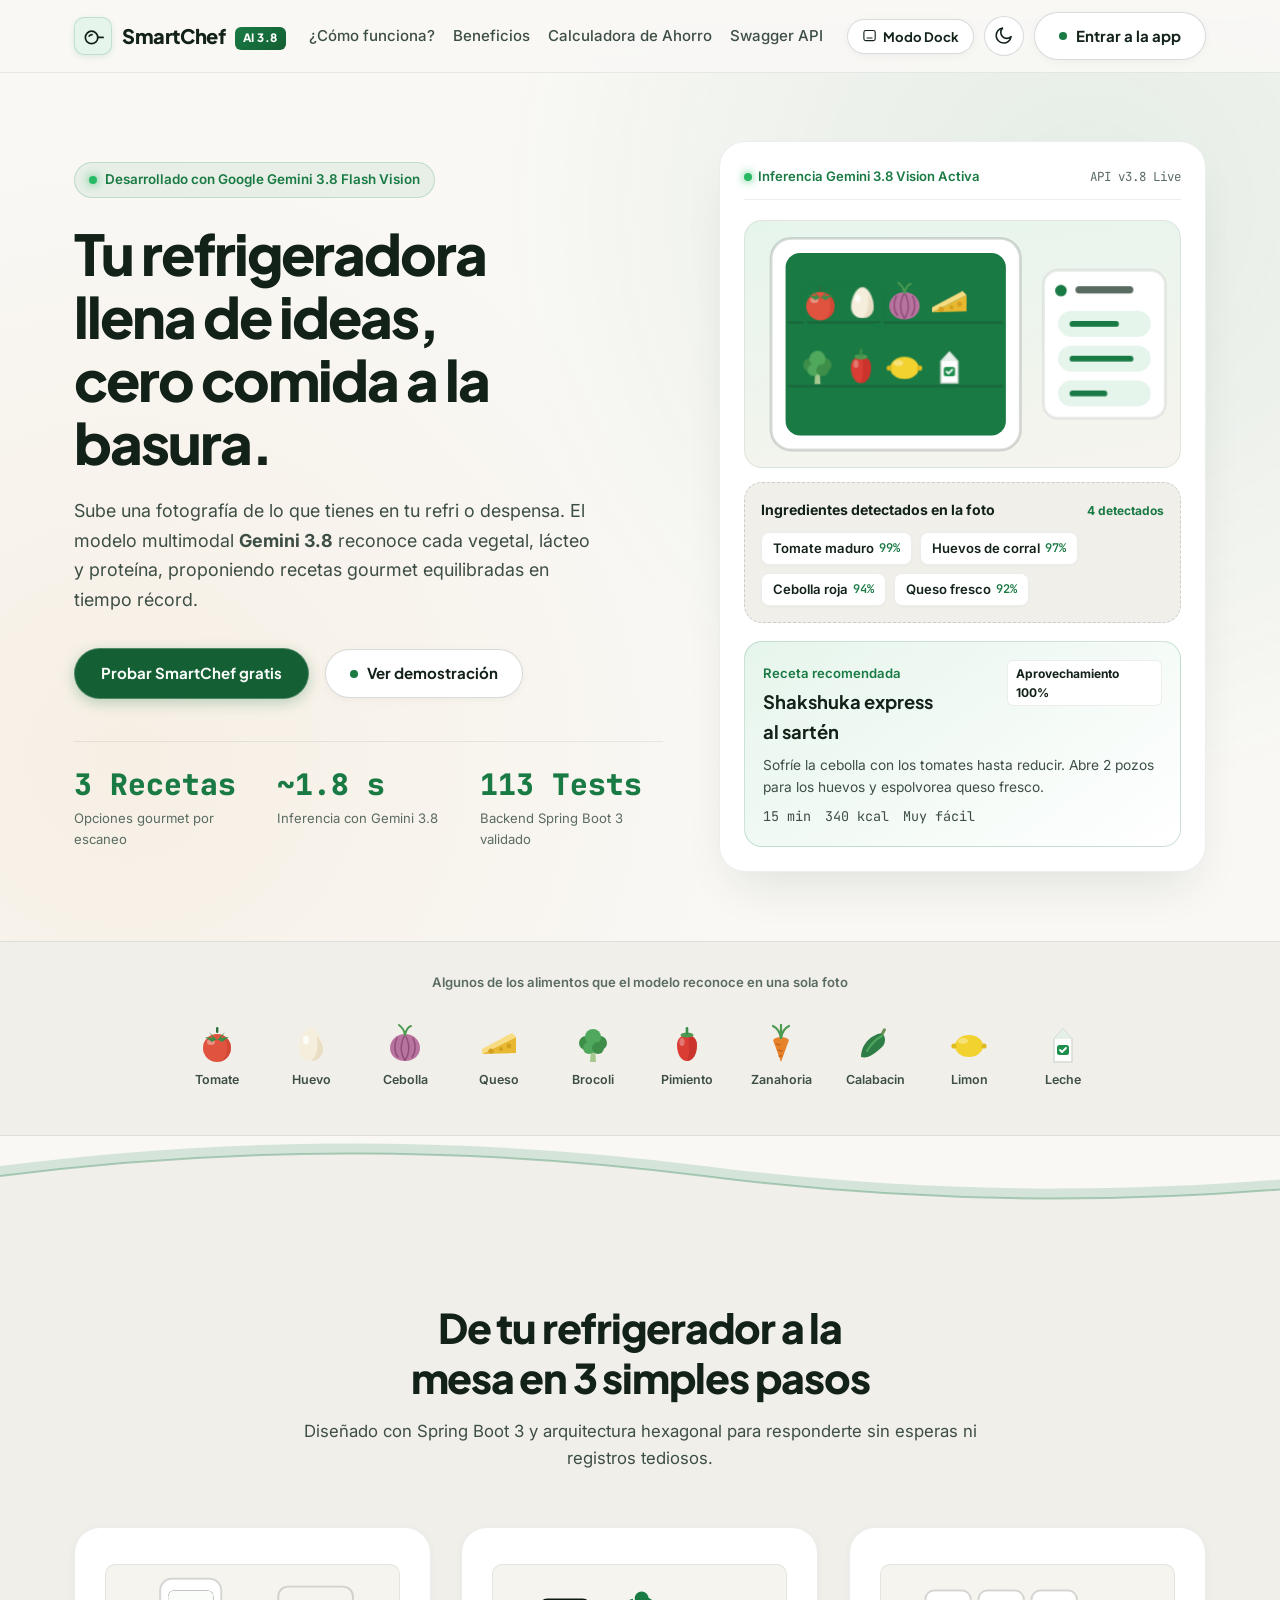
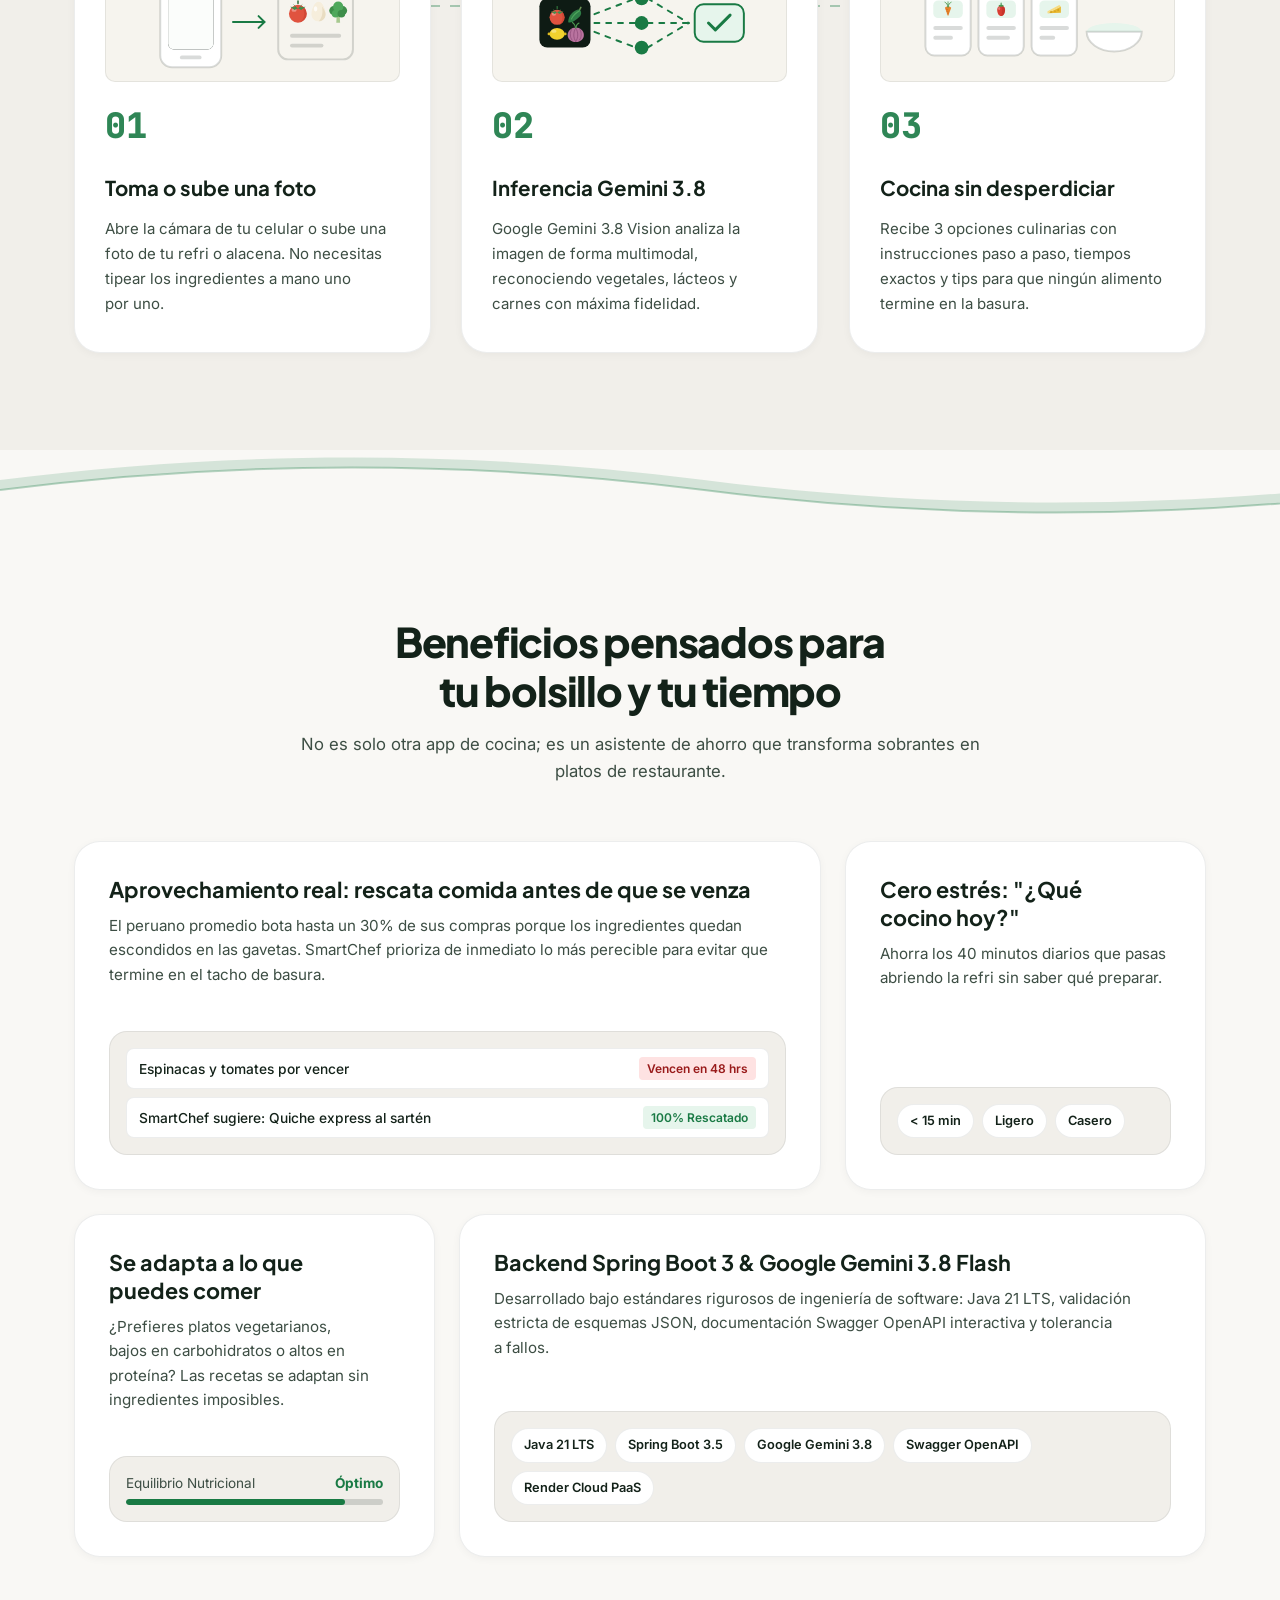
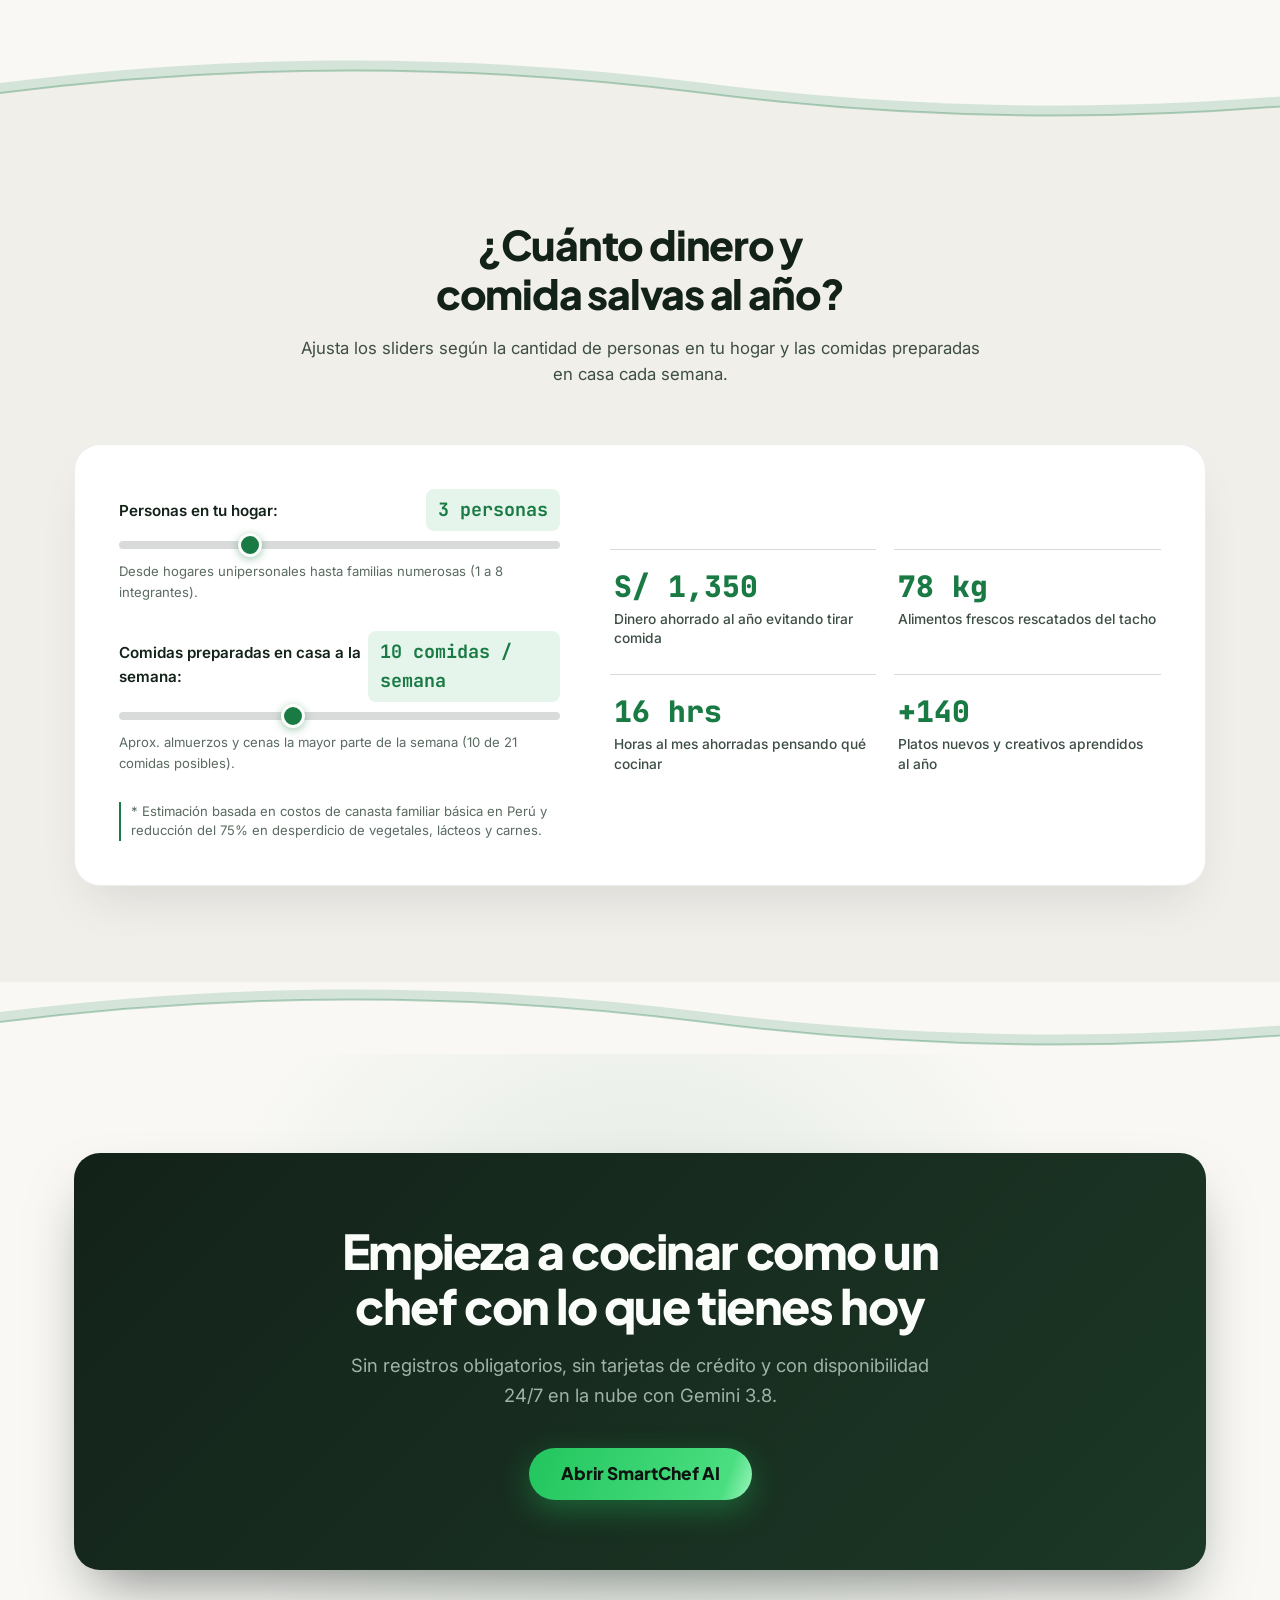
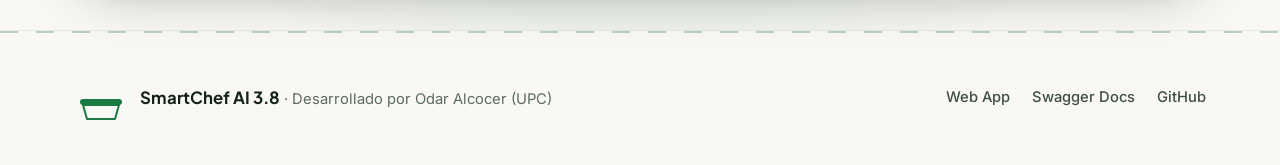
<file: src/main/resources/static/index.html>
<!DOCTYPE html>
<html lang="es-PE" data-theme="light">
<head>
  <meta charset="UTF-8" />
  <meta name="viewport" content="width=device-width, initial-scale=1.0" />
  <meta name="description" content="SmartChef AI, tu chef de aprovechamiento con Google Gemini 3.8: transforma los ingredientes de tu refrigeradora en recetas gourmet al instante." />
  <title>SmartChef AI: recetas con lo que hay en tu refri, con Google Gemini</title>
  
  <!-- Tipografías de alta gama (Inter, Plus Jakarta Sans, JetBrains Mono) -->
  <link rel="preconnect" href="https://fonts.googleapis.com" />
  <link rel="preconnect" href="https://fonts.gstatic.com" crossorigin />
  <link href="https://fonts.googleapis.com/css2?family=Inter:wght@400;500;600;700&family=JetBrains+Mono:wght@500;600;700&family=Plus+Jakarta+Sans:wght@600;700;800&display=swap" rel="stylesheet" />
  <link rel="icon" href="data:image/svg+xml,<svg xmlns='http://www.w3.org/2000/svg' viewBox='0 0 24 24' fill='none' stroke='%231E8E4D' stroke-width='2.2' stroke-linecap='round'><circle cx='10' cy='13' r='6.5'/><path d='M16.5 13H22'/></svg>">

  <style>
    /* Hallmark · checked: 2026-11-24 · genre: atmospheric (inferred: AI tool)
     * floor: 0 FAIL · reflex: 0 · fixed: 4 6a 7a 10a 19 26a 30a 34 48 54 62 63 64 67 2b 38iii · structural: printed (8 9 29 44c 58 79 81 84)
     * dismissed 41 · dark surfaces read --ink from the theme block, which already swaps to light ink in [data-theme="dark"]
     * dismissed 40 · the CTA banner text is light ink on the dark --cta gradient; the sampler reads the animated border beam, checked by eye at 1440
     * dropped heading "Shakshuka express al sartén" · F21: a sample recipe inside the hero mock sat as an h4 under the h1; kept as text
     * built: the project · redesign: polish · v2.0.0 */
    /* ==========================================================================
       SmartChef AI — Magic UI & EcoCommute Design System
       Google Gemini 3.8 Flash Vision Edition
       ========================================================================== */

    :root, html[data-theme="light"] {
      color-scheme: light;
      --bg: #F9F8F5;
      --bg-alt: #F1EFEA;
      --card: #FFFFFF;
      --card-subtle: #F6F4EE;
      --dark-surface: #0E1B14;

      --ink: #132219;
      --ink-secondary: #3D4E44;
      --ink-muted: #5A6B61;

      --accent: #197A44;
      --accent-hover: #145F33;
      --accent-soft: #E6F5EC;
      --accent-bright: #28B965;

      --amber: #D97706;
      --amber-soft: #FEF3C7;
      --amber-hover: #B45309;

      --border: rgba(19, 34, 25, 0.08);
      --border-strong: rgba(19, 34, 25, 0.16);

      --shadow-sm: 0 2px 8px rgba(19, 34, 25, 0.04);
      --shadow-md: 0 16px 36px -12px rgba(19, 34, 25, 0.08);
      --shadow-lg: 0 24px 50px -16px rgba(19, 34, 25, 0.12);

      --topbar-bg: rgba(249, 248, 245, 0.90);
      --dock-bg: rgba(255, 255, 255, 0.88);
      --dock-border: rgba(19, 34, 25, 0.12);
      --badge-bg: rgba(30, 142, 77, 0.08);
      --badge-border: rgba(30, 142, 77, 0.2);
      --beam-color: rgba(30, 142, 77, 0.7);

      /* Hallmark polish: todo color pasa por un token */
      --on-accent: #FBFDFB;
      --on-dark-muted: #A0B3A7;
      --shadow-ink: #0A140E;
      --danger: #991B1B;
      --danger-soft: #FEE2E2;
      --cta-1: #132219;
      --cta-2: #1C3826;
      --cta-btn-1: #22C55E;
      --cta-btn-2: #4ADE80;
      --cta-btn-3: #86EFAC;
      --on-cta-btn: #0C140F;
      --focus: #145F33;
    }

    html[data-theme="dark"] {
      color-scheme: dark;
      --bg: #0C140F;
      --bg-alt: #111B15;
      --card: #15221B;
      --card-subtle: #192921;
      --dark-surface: #1E3228;

      --ink: #F2F5F3;
      --ink-secondary: #A0B0A7;
      --ink-muted: #6C7D73;

      --accent: #28B965;
      --accent-hover: #187541;
      --accent-soft: rgba(40, 185, 101, 0.15);
      --accent-bright: #4ADE80;

      --amber: #F59E0B;
      --amber-soft: rgba(245, 158, 11, 0.15);
      --amber-hover: #D97706;

      --border: rgba(255, 255, 255, 0.08);
      --border-strong: rgba(255, 255, 255, 0.16);

      --shadow-sm: 0 2px 8px rgba(0, 0, 0, 0.3);
      --shadow-md: 0 18px 40px -12px rgba(0, 0, 0, 0.5);
      --shadow-lg: 0 28px 60px -16px rgba(0, 0, 0, 0.65);

      --topbar-bg: rgba(12, 20, 15, 0.90);
      --dock-bg: rgba(21, 34, 27, 0.88);
      --dock-border: rgba(255, 255, 255, 0.12);
      --badge-bg: rgba(40, 185, 101, 0.12);
      --badge-border: rgba(40, 185, 101, 0.25);
      --beam-color: rgba(74, 222, 128, 0.8);

      --on-accent: #FBFDFB;
      --on-dark-muted: #A0B3A7;
      --shadow-ink: #000A05;
      --danger: #FCA5A5;
      --danger-soft: rgba(239, 68, 68, 0.16);
      --cta-1: #132219;
      --cta-2: #1C3826;
      --cta-btn-1: #22C55E;
      --cta-btn-2: #4ADE80;
      --cta-btn-3: #86EFAC;
      --on-cta-btn: #0C140F;
      --focus: #4ADE80;
    }

    :root {
      --sans: "Inter", -apple-system, BlinkMacSystemFont, sans-serif;
      --display: "Plus Jakarta Sans", "Inter", sans-serif;
      --mono: "JetBrains Mono", monospace;

      --radius-sm: 10px;
      --radius-md: 18px;
      --radius-lg: 26px;
      --radius-pill: 999px;

      /* ======================================================================
         Sistema de movimiento compartido con la aplicacion (styles.css).
         Una sola curva y tres duraciones en todo el producto: el landing y la
         app deben sentirse como la misma pieza de software.
         ====================================================================== */

      /* Unica curva de salida. No se usa ninguna otra. */
      --motion-ease: cubic-bezier(0.2, 0, 0, 1);

      /* Respuesta inmediata: hover, press, color. Nunca por encima de 150ms. */
      --motion-fast: 150ms;
      /* Entradas y cambios de estado poco frecuentes. */
      --motion-enter: 300ms;
      /* Las salidas son mas cortas que las entradas. */
      --motion-exit: 150ms;

      /* Desplazamiento y desenfoque de toda entrada escalonada. */
      --motion-shift: 12px;
      --motion-blur: 4px;
      /* Separacion entre elementos de una secuencia. */
      --motion-stagger: 100ms;

      /* Escala de pulsado. */
      --motion-press: 0.96;
    }

    *, *::before, *::after {
      box-sizing: border-box;
      margin: 0;
      padding: 0;
    }

    html {
      font-size: 16px;
      overflow-x: clip;
    }

    body {
      font-family: var(--sans);
      background-color: var(--bg);
      color: var(--ink);
      line-height: 1.6;
      -webkit-font-smoothing: antialiased;
      overflow-x: clip;
      /* Sin transition lenta en body para que el view transition de tema sea instantáneo a 60fps */
    }

    /* ==================== ANIMATED THEME TOGGLER (VIEW TRANSITION NATIVO A 60FPS) ==================== */
    ::view-transition-old(root),
    ::view-transition-new(root) {
      animation: none;
      mix-blend-mode: normal;
    }
    ::view-transition-old(root) {
      z-index: 1;
    }
    ::view-transition-new(root) {
      z-index: 9999;
      animation: var(--motion-enter) var(--motion-ease) theme-circular-wipe forwards;
    }

    @keyframes theme-circular-wipe {
      from {
        clip-path: circle(0px at var(--reveal-x, 50%) var(--reveal-y, 50%));
      }
      to {
        clip-path: circle(var(--reveal-radius, 150vmax) at var(--reveal-x, 50%) var(--reveal-y, 50%));
      }
    }

    /* Scroll progress bar en el tope */
    .scroll-progress {
      position: fixed;
      top: 0;
      left: 0;
      height: 3px;
      background: linear-gradient(90deg, var(--accent) 0%, var(--amber) 100%);
      width: 100%;
      transform: scaleX(0);
      transform-origin: 0 50%;
      z-index: 9999;
      transition: transform 0.08s linear;
    }

    .container {
      width: 100%;
      max-width: 1180px;
      margin: 0 auto;
      padding: 0 24px;
    }

    /* ==================== MODO DE NAVEGACIÓN: TOPBAR vs DOCK ==================== */
    .topbar {
      position: fixed;
      top: 0;
      left: 0;
      right: 0;
      z-index: 1000;
      background: var(--topbar-bg);
      backdrop-filter: blur(14px);
      -webkit-backdrop-filter: blur(14px);
      border-bottom: 1px solid var(--border);
      transition: transform var(--motion-enter) var(--motion-ease), opacity var(--motion-enter) var(--motion-ease);
    }

    /* Cuando el modo Dock está activo: la barra se vuelve una cápsula flotante con el logo en el tope */
    body[data-nav-mode="dock"] .topbar {
      background: transparent;
      backdrop-filter: none;
      -webkit-backdrop-filter: none;
      border-bottom-color: transparent;
      pointer-events: none;
    }

    body[data-nav-mode="dock"] .topbar-inner {
      padding-top: 14px;
    }

    body[data-nav-mode="dock"] .brand {
      pointer-events: auto;
      background: var(--card);
      backdrop-filter: blur(14px);
      -webkit-backdrop-filter: blur(14px);
      border: 1px solid var(--border-strong);
      padding: 7px 18px;
      border-radius: var(--radius-pill);
      box-shadow: var(--shadow-md);
      transition-property: translate, border-color, box-shadow;
      transition-duration: var(--motion-enter);
      transition-timing-function: var(--motion-ease);
    }

    @media (hover: hover) {
      body[data-nav-mode="dock"] .brand:hover {
        translate: 0 -2px;
        border-color: var(--accent);
        box-shadow: var(--shadow-lg);
      }
    }

    .js body[data-nav-mode="dock"] .nav-links {
      opacity: 0;
      pointer-events: none;
      transform: translateY(-16px);
      transition: opacity var(--motion-fast) var(--motion-ease), transform var(--motion-fast) var(--motion-ease);
    }

    body[data-nav-mode="dock"] .nav-actions {
      pointer-events: auto;
    }

    body[data-nav-mode="dock"] .nav-mode-btn {
      display: none;
    }

    body[data-nav-mode="dock"] .topbar .interactive-hover-btn {
      display: none;
    }

    body[data-nav-mode="dock"] .theme-toggle-btn {
      box-shadow: var(--shadow-md);
    }

    .topbar-inner {
      display: flex;
      align-items: center;
      justify-content: space-between;
      height: 72px;
    }

    .brand {
      display: inline-flex;
      align-items: center;
      gap: 10px;
      text-decoration: none;
      color: var(--ink);
      font-family: var(--display);
      font-weight: 800;
      font-size: 1.25rem;
      letter-spacing: -0.02em;
      white-space: nowrap;
      flex-shrink: 0;
    }

    .brand-icon {
      width: 38px;
      height: 38px;
      background: var(--accent-soft);
      border: 1px solid var(--badge-border);
      border-radius: var(--radius-sm);
      display: flex;
      align-items: center;
      justify-content: center;
      font-size: 1.25rem;
      box-shadow: 0 2px 6px color-mix(in srgb, var(--accent) 12%, transparent);
      transition: transform var(--motion-fast) var(--motion-ease);
      flex-shrink: 0;
    }

    @media (hover: hover) {
      .brand:hover .brand-icon {
        transform: rotate(-10deg) scale(1.05);
      }
    }

    .brand-ai-badge {
      display: inline-block;
      white-space: nowrap;
      background: linear-gradient(135deg, var(--accent) 0%, var(--accent-hover) 100%);
      color: var(--on-accent);
      font-size: 0.72rem;
      padding: 2px 8px;
      border-radius: 6px;
      font-weight: 800;
      letter-spacing: 0.04em;
      margin-left: 6px;
      vertical-align: middle;
    }

    .nav-links {
      display: flex;
      align-items: center;
      gap: 18px;
      white-space: nowrap;
    }

    .nav-link {
      text-decoration: none;
      color: var(--ink-secondary);
      font-size: 0.94rem;
      font-weight: 500;
      transition: color var(--motion-fast) var(--motion-ease);
      position: relative;
      white-space: nowrap;
      display: inline-block;
    }

    @media (hover: hover) {
      .nav-link:hover {
        color: var(--accent);
      }
    }

    .nav-link::after {
      content: "";
      position: absolute;
      bottom: -4px;
      left: 0;
      width: 100%;
      height: 2px;
      background: var(--accent);
      transform: scaleX(0);
      transform-origin: 0 50%;
      transition: transform var(--motion-fast) var(--motion-ease);
    }

    @media (hover: hover) {
      .nav-link:hover::after {
        transform: scaleX(1);
      }
    }

    .nav-actions {
      display: flex;
      align-items: center;
      gap: 10px;
      white-space: nowrap;
      flex-shrink: 0;
    }

    /* Botón switcher Topbar -> Dock */
    .nav-mode-btn {
      background: var(--card);
      border: 1px solid var(--border-strong);
      color: var(--ink);
      font-family: var(--display);
      font-weight: 700;
      font-size: 0.82rem;
      padding: 8px 14px;
      border-radius: var(--radius-pill);
      display: inline-flex;
      align-items: center;
      gap: 6px;
      cursor: pointer;
      transition-property: background-color, border-color, color, scale;
      transition-duration: var(--motion-fast);
      transition-timing-function: var(--motion-ease);
      box-shadow: var(--shadow-sm);
    }

    @media (hover: hover) {
      .nav-mode-btn:hover {
        background: var(--bg-alt);
        border-color: var(--accent);
        color: var(--accent);
        transform: translateY(-2px);
      }
    }

    /* Theme Switcher Button */
    .theme-toggle-btn {
      background: var(--card);
      border: 1px solid var(--border-strong);
      color: var(--ink);
      width: 40px;
      height: 40px;
      border-radius: 50%;
      display: flex;
      align-items: center;
      justify-content: center;
      cursor: pointer;
      transition: transform var(--motion-fast) var(--motion-ease), border-color var(--motion-fast) var(--motion-ease);
      position: relative;
      overflow: hidden;
    }

    @media (hover: hover) {
      .theme-toggle-btn:hover {
        background: var(--bg-alt);
        transform: scale(1.08);
        border-color: var(--accent);
      }
    }

    .theme-toggle-icon {
      font-size: 1.15rem;
      pointer-events: none;
    }

    /* ==================== 2. INTERACTIVE HOVER BUTTON (100% ESTABLE Y FLUIDO) ==================== */
    .interactive-hover-btn {
      position: relative;
      display: inline-flex;
      align-items: center;
      justify-content: center;
      padding: 11px 24px;
      border-radius: var(--radius-pill);
      background: var(--card);
      color: var(--ink) !important;
      font-family: var(--display);
      font-weight: 700;
      font-size: 0.94rem;
      text-decoration: none;
      border: 1px solid var(--border-strong);
      overflow: hidden;
      cursor: pointer;
      box-shadow: var(--shadow-sm);
      transition: transform var(--motion-fast) var(--motion-ease), box-shadow var(--motion-fast) var(--motion-ease), border-color var(--motion-fast) var(--motion-ease);
      user-select: none;
      isolation: isolate;
    }

    /* Círculo de fondo expansivo que NO altera el flujo del layout */
    .interactive-hover-btn .btn-bg-fill {
      position: absolute;
      top: 50%;
      left: 18px;
      width: 14px;
      height: 14px;
      border-radius: 50%;
      background: linear-gradient(135deg, var(--accent) 0%, var(--accent-hover) 100%);
      transform: translateY(-50%) scale(0);
      transition: transform var(--motion-enter) var(--motion-ease);
      pointer-events: none;
      z-index: 1;
    }

    /* Punto verde inicial */
    .interactive-hover-btn .btn-dot {
      width: 8px;
      height: 8px;
      border-radius: 50%;
      background: var(--accent);
      margin-right: 9px;
      transition: opacity var(--motion-fast) var(--motion-ease), transform var(--motion-enter) var(--motion-ease);
      pointer-events: none;
      position: relative;
      z-index: 2;
      flex-shrink: 0;
    }

    .interactive-hover-btn .btn-text {
      position: relative;
      z-index: 2;
      transition: transform var(--motion-enter) var(--motion-ease), color var(--motion-enter) var(--motion-ease);
      pointer-events: none;
      white-space: nowrap;
    }


    /* Estados de hover: CERO saltos o parpadeos */
    @media (hover: hover) {
      .interactive-hover-btn:hover {
        transform: translateY(-2px);
        border-color: var(--accent);
        box-shadow: 0 8px 24px color-mix(in srgb, var(--accent) 28%, transparent);
      }
    }

    @media (hover: hover) {
      .interactive-hover-btn:hover .btn-bg-fill {
        transform: translateY(-50%) scale(30);
      }
    }

    @media (hover: hover) {
      .interactive-hover-btn:hover .btn-dot {
        opacity: 0;
        transform: scale(0.3);
      }
    }

    @media (hover: hover) {
      .interactive-hover-btn:hover .btn-text {
        color: var(--on-accent) !important;
        transform: translateX(-4px);
      }
    }


    /* Shimmer Pill Button */
    .btn-shimmer-pill {
      position: relative;
      display: inline-flex;
      align-items: center;
      gap: 8px;
      background: var(--accent-hover);
      color: var(--on-accent) !important;
      text-decoration: none;
      font-family: var(--display);
      font-weight: 700;
      font-size: 0.94rem;
      padding: 12px 26px;
      border-radius: var(--radius-pill);
      border: 1px solid color-mix(in srgb, var(--on-accent) 25%, transparent);
      box-shadow: 0 4px 14px color-mix(in srgb, var(--accent) 28%, transparent);
      transition: transform var(--motion-fast) var(--motion-ease), box-shadow var(--motion-fast) var(--motion-ease);
    }

    @media (hover: hover) {
      .btn-shimmer-pill:hover {
        transform: translateY(-2px);
        box-shadow: 0 8px 22px color-mix(in srgb, var(--accent) 38%, transparent);
      }
    }

    @keyframes shimmer {
      0% { background-position: 200% 0; }
      100% { background-position: -200% 0; }
    }

    /* ==================== 3. KINETIC TEXT & TEXT ANIMATE ==================== */
    .hero-title {
      font-family: var(--display);
      font-weight: 800;
      font-size: clamp(2.4rem, 4.4vw, 3.6rem);
      line-height: 1.12;
      letter-spacing: -0.035em;
      color: var(--ink);
      margin-bottom: 22px;
    }

    /*
     * El estado oculto vive en el fotograma inicial, NO en la regla base: si la
     * animacion no llega a ejecutarse (pestana en segundo plano, CSS que no
     * carga), la palabra se queda visible en lugar de desaparecer.
     */
    .kinetic-word {
      display: inline-block;
      animation: kinetic-reveal var(--motion-enter) var(--motion-ease) both;
      animation-delay: var(--d, 0ms);
    }

    @keyframes kinetic-reveal {
      from {
        opacity: 0;
        translate: 0 22px;
        rotate: 1.2deg;
      }
      to {
        opacity: 1;
        translate: 0 0;
        rotate: 0deg;
      }
    }

    @keyframes kinetic-fade {
      from { opacity: 0; }
      to   { opacity: 1; }
    }

    .hero-title-highlight {
      display: inline-block;
    }

    /* ==================== 4. BORDER BEAM (MAGIC UI) ==================== */
    .border-beam-card {
      position: relative;
      overflow: hidden;
      border-radius: var(--radius-lg);
    }

    .border-beam {
      position: absolute;
      inset: -1px;
      border-radius: inherit;
      pointer-events: none;
      mask: linear-gradient(var(--on-accent) 0 0) content-box, linear-gradient(var(--on-accent) 0 0);
      -webkit-mask: linear-gradient(var(--on-accent) 0 0) content-box, linear-gradient(var(--on-accent) 0 0);
      mask-composite: exclude;
      -webkit-mask-composite: xor;
      padding: 1.5px;
      z-index: 3;
    }

    .border-beam::after {
      content: "";
      position: absolute;
      aspect-ratio: 1;
      width: 140px;
      background: radial-gradient(circle, var(--beam-color) 0%, transparent 70%);
      offset-path: rect(0 auto auto 0 round inherit);
      animation: border-beam-anim 7s linear infinite;
    }

    @keyframes border-beam-anim {
      100% {
        offset-distance: 100%;
      }
    }

    /* ==================== 5. GLARE HOVER (3D TILT & GLOSS) ==================== */
    .glare-card {
      transition: transform var(--motion-fast) var(--motion-ease), box-shadow var(--motion-fast) var(--motion-ease);
      transform-style: preserve-3d;
      will-change: transform;
      position: relative;
    }

    .glare-card::before {
      content: "";
      position: absolute;
      inset: 0;
      border-radius: inherit;
      background: radial-gradient(circle at var(--gx, 50%) var(--gy, 50%), color-mix(in srgb, var(--on-accent) 18%, transparent) 0%, transparent 65%);
      opacity: 0;
      pointer-events: none;
      transition: opacity var(--motion-enter) var(--motion-ease);
      z-index: 2;
    }

    @media (hover: hover) {
      .glare-card:hover::before {
        opacity: 1;
      }
    }

    /* ==================== 1. HERO SECTION ==================== */
    .hero-section {
      min-height: 88svh;
      padding-top: 115px;
      padding-bottom: 70px;
      display: flex;
      align-items: center;
      position: relative;
      overflow: hidden;
      background: radial-gradient(circle at 85% 20%, color-mix(in srgb, var(--accent) 9%, transparent) 0%, transparent 45%),
                  radial-gradient(circle at 10% 80%, color-mix(in srgb, var(--amber) 7%, transparent) 0%, transparent 45%);
    }

    .hero-grid {
      display: grid;
      grid-template-columns: 1.15fr 0.95fr;
      gap: 56px;
      align-items: center;
    }

    .hero-badge {
      display: inline-flex;
      align-items: center;
      gap: 8px;
      background: var(--badge-bg);
      border: 1px solid var(--badge-border);
      padding: 6px 14px;
      border-radius: var(--radius-pill);
      font-size: 0.84rem;
      font-weight: 600;
      color: var(--accent);
      margin-bottom: 24px;
    }

    .hero-badge-dot {
      width: 8px;
      height: 8px;
      background: var(--accent-bright);
      border-radius: 50%;
      box-shadow: 0 0 10px var(--accent-bright);
      animation: pulse-dot 1.8s infinite ease-in-out;
    }

    @keyframes pulse-dot {
      0%, 100% { opacity: 1; transform: scale(1); }
      50% { opacity: 0.4; transform: scale(0.8); }
    }

    .hero-desc {
      font-size: 1.12rem;
      color: var(--ink-secondary);
      line-height: 1.65;
      margin-bottom: 34px;
      max-width: 540px;
    }

    .hero-actions {
      display: flex;
      align-items: center;
      gap: 16px;
      flex-wrap: wrap;
      margin-bottom: 42px;
    }

    .hero-stats {
      display: grid;
      grid-template-columns: repeat(3, 1fr);
      gap: 20px;
      padding-top: 26px;
      border-top: 1px solid var(--border);
    }

    .hero-stat-value {
      font-family: var(--mono);
      font-size: 1.55rem;
      font-weight: 700;
      color: var(--ink);
      font-variant-numeric: tabular-nums;
    }

    .hero-stat-label {
      font-size: 0.82rem;
      color: var(--ink-muted);
      margin-top: 2px;
    }

    /* Mockup Card Interactive */
    .hero-visual-card {
      background: var(--card);
      border: 1px solid var(--border);
      border-radius: var(--radius-lg);
      padding: 24px;
      box-shadow: var(--shadow-lg);
      position: relative;
    }

    .mockup-header {
      display: flex;
      align-items: center;
      justify-content: space-between;
      margin-bottom: 20px;
      padding-bottom: 12px;
      border-bottom: 1px solid var(--border);
    }

    .mockup-status-dot {
      display: inline-flex;
      align-items: center;
      gap: 6px;
      font-size: 0.82rem;
      font-weight: 600;
      color: var(--accent);
    }

    .mockup-fridge-preview {
      background: var(--bg-alt);
      border-radius: var(--radius-md);
      padding: 16px;
      margin-bottom: 18px;
      border: 1px dashed var(--border-strong);
    }

    .fridge-tag-row {
      display: flex;
      gap: 8px;
      flex-wrap: wrap;
      margin-top: 10px;
    }

    .fridge-tag {
      background: var(--card);
      padding: 5px 11px;
      border-radius: 8px;
      font-size: 0.82rem;
      font-weight: 600;
      border: 1px solid var(--border);
      display: inline-flex;
      align-items: center;
      gap: 5px;
      box-shadow: 0 1px 3px color-mix(in srgb, var(--shadow-ink) 3%, transparent);
    }

    .recipe-card-preview {
      background: linear-gradient(145deg, var(--accent-soft) 0%, var(--card) 100%);
      border: 1px solid color-mix(in srgb, var(--accent) 20%, transparent);
      border-radius: var(--radius-md);
      padding: 18px;
    }

    .recipe-meta-row {
      display: flex;
      gap: 14px;
      margin-top: 8px;
      font-size: 0.84rem;
      color: var(--ink-secondary);
      font-family: var(--mono);
    }

    /* ==================== MAGIC UI: MARQUEE ==================== */
    /*
     * Banda de alimentos. Sustituye al marquee en bucle infinito: aquel se
     * repetia para siempre sin decir nada y es un recurso de plantilla.
     * Esta no se mueve sola, entra escalonada al llegar y usa las mismas
     * ilustraciones que las escenas.
     */
    .pantry-strip {
      width: 100%;
      padding: 30px 0 34px;
      background: var(--bg-alt);
      border-top: 1px solid var(--border);
      border-bottom: 1px solid var(--border);
    }

    .pantry-strip__label {
      text-align: center;
      font-size: 0.82rem;
      font-weight: 600;
      color: var(--ink-muted);
      margin-bottom: 20px;
    }

    .pantry-strip__list {
      list-style: none;
      display: flex;
      flex-wrap: wrap;
      justify-content: center;
      gap: 14px 10px;
    }

    .pantry-item {
      display: flex;
      flex-direction: column;
      align-items: center;
      gap: 6px;
      width: 84px;
      padding: 10px 4px;
      border-radius: var(--radius-sm);
      border: 1px solid transparent;
      font-size: 0.78rem;
      font-weight: 600;
      color: var(--ink-secondary);
      transition-property: background-color, border-color, color, translate;
      transition-duration: var(--motion-fast);
      transition-timing-function: var(--motion-ease);
    }

    .pantry-item__art {
      width: 40px;
      height: 40px;
    }

    @media (hover: hover) {
      .pantry-item:hover {
        translate: 0 -3px;
        background: var(--card);
        border-color: var(--border);
        color: var(--ink);
      }
    }

    /* ==================== SECCIONES GLOBALES ==================== */
    .section {
      padding: 96px 0;
      position: relative;
    }

    .section-alt {
      background: var(--bg-alt);
    }

    .section-header {
      text-align: center;
      max-width: 680px;
      margin: 0 auto 56px auto;
    }


    .section-title {
      font-family: var(--display);
      font-size: clamp(1.8rem, 3.2vw, 2.6rem);
      font-weight: 800;
      letter-spacing: -0.03em;
      line-height: 1.2;
      color: var(--ink);
      margin-bottom: 16px;
    }

    .section-subtitle {
      font-size: 1.05rem;
      color: var(--ink-secondary);
      line-height: 1.6;
    }

    /* ==================== 2. ¿CÓMO FUNCIONA? ==================== */
    .steps-grid {
      display: grid;
      grid-template-columns: repeat(3, 1fr);
      gap: 30px;
    }

    .step-card {
      background: var(--card);
      border: 1px solid var(--border);
      border-radius: var(--radius-lg);
      padding: 36px 30px;
      position: relative;
      box-shadow: var(--shadow-sm);
    }

    .step-number {
      font-family: var(--mono);
      font-size: 2.2rem;
      font-weight: 800;
      color: var(--accent);
      margin-bottom: 18px;
      display: inline-block;
      opacity: 0.9;
      font-variant-numeric: tabular-nums;
    }

    .step-card h3 {
      font-family: var(--display);
      font-size: 1.28rem;
      font-weight: 700;
      margin-bottom: 12px;
      color: var(--ink);
    }

    .step-card p {
      color: var(--ink-secondary);
      font-size: 0.94rem;
      line-height: 1.65;
    }

    /* ==================== 3. BENTO GRID (MAGIC UI) ==================== */
    .bento-grid {
      display: grid;
      grid-template-columns: repeat(3, 1fr);
      gap: 24px;
    }

    .bento-card {
      background: var(--card);
      border: 1px solid var(--border);
      border-radius: var(--radius-lg);
      padding: 34px;
      position: relative;
      overflow: hidden;
      display: flex;
      flex-direction: column;
      justify-content: space-between;
      box-shadow: var(--shadow-sm);
    }

    .bento-col-2 {
      grid-column: span 2;
    }

    .bento-header {
      margin-bottom: 24px;
      position: relative;
      z-index: 2;
    }


    .bento-card h3 {
      font-family: var(--display);
      font-size: 1.35rem;
      font-weight: 700;
      color: var(--ink);
      line-height: 1.3;
      margin-bottom: 10px;
    }

    .bento-card p {
      color: var(--ink-secondary);
      font-size: 0.95rem;
      line-height: 1.6;
    }

    .bento-visual {
      margin-top: 20px;
      background: var(--bg-alt);
      border-radius: var(--radius-md);
      padding: 16px;
      border: 1px solid var(--border);
      position: relative;
      z-index: 2;
    }

    .bento-checklist-item {
      display: flex;
      align-items: center;
      justify-content: space-between;
      padding: 8px 12px;
      background: var(--card);
      border-radius: 8px;
      margin-bottom: 8px;
      font-size: 0.86rem;
      font-weight: 500;
      border: 1px solid var(--border);
    }

    .bento-checklist-item:last-child {
      margin-bottom: 0;
    }

    .bento-tag-pill {
      font-size: 0.75rem;
      font-family: var(--sans);
      padding: 2px 8px;
      border-radius: 4px;
      font-weight: 600;
    }

    .tag-danger {
      background: var(--danger-soft);
      color: var(--danger);
    }

    .tag-success {
      background: var(--accent-soft);
      color: var(--accent);
    }

    .bento-pills-row {
      display: flex;
      gap: 8px;
      flex-wrap: wrap;
    }

    .bento-pill-feature {
      background: var(--card);
      border: 1px solid var(--border);
      padding: 6px 12px;
      border-radius: var(--radius-pill);
      font-size: 0.8rem;
      font-weight: 600;
      display: inline-flex;
      align-items: center;
      gap: 6px;
    }

    /* ==================== 4. CALCULADORA DE AHORRO ==================== */
    .calculator-container {
      background: var(--card);
      border: 1px solid var(--border);
      border-radius: var(--radius-lg);
      padding: 44px;
      box-shadow: var(--shadow-lg);
      display: grid;
      grid-template-columns: 1fr 1.25fr;
      gap: 50px;
      align-items: center;
    }

    .calc-controls {
      display: flex;
      flex-direction: column;
      gap: 28px;
      position: relative;
      z-index: 2;
    }

    .slider-group {
      display: flex;
      flex-direction: column;
      gap: 10px;
    }

    .slider-header {
      display: flex;
      justify-content: space-between;
      align-items: baseline;
    }

    .slider-label {
      font-size: 0.95rem;
      font-weight: 600;
      color: var(--ink);
    }

    .slider-value-badge {
      font-family: var(--mono);
      font-size: 1.15rem;
      font-weight: 700;
      color: var(--accent);
      background: var(--accent-soft);
      padding: 6px 12px;
      border-radius: 8px;
    }

    .calc-slider {
      -webkit-appearance: none;
      appearance: none;
      width: 100%;
      height: 8px;
      border-radius: 999px;
      background: var(--border-strong);
      outline: none;
      cursor: pointer;
    }

    .calc-slider::-webkit-slider-thumb {
      -webkit-appearance: none;
      appearance: none;
      width: 24px;
      height: 24px;
      border-radius: 50%;
      background: var(--accent);
      border: 3px solid var(--on-accent);
      box-shadow: 0 2px 8px color-mix(in srgb, var(--accent) 40%, transparent);
      cursor: pointer;
      transition: transform var(--motion-fast) var(--motion-ease);
    }

    @media (hover: hover) {
      .calc-slider::-webkit-slider-thumb:hover {
        transform: scale(1.15);
      }
    }

    .slider-hint {
      font-size: 0.82rem;
      color: var(--ink-muted);
      margin-top: 2px;
    }

    .calc-results-grid {
      display: grid;
      grid-template-columns: repeat(2, 1fr);
      gap: 18px;
      position: relative;
      z-index: 2;
    }

    .calc-result {
      background: transparent;
      border: 0;
      border-top: 1px solid var(--border-strong);
      border-radius: 0;
      padding: 20px 4px 8px;
      text-align: left;
      transition-property: border-color, background-color, box-shadow;
      transition-duration: var(--motion-fast);
      transition-timing-function: var(--motion-ease);
    }

    @media (hover: hover) {
      .calc-result:hover {
        border-color: var(--accent);
        background: var(--card);
        box-shadow: var(--shadow-sm);
      }
    }

    .number-ticker {
      font-family: var(--mono);
      font-size: 1.85rem;
      font-weight: 800;
      color: var(--accent);
      line-height: 1.15;
      margin-bottom: 6px;
      font-variant-numeric: tabular-nums;
    }

    .calc-result-label {
      font-size: 0.86rem;
      color: var(--ink-secondary);
      font-weight: 500;
      line-height: 1.4;
    }

    /* ==================== 8. MAGIC UI DOCK (CON ANIMACIÓN DE ENTRADA Y SALIDA) ==================== */
    .magic-dock-container {
      position: fixed;
      bottom: 22px;
      left: 50%;
      transform: translateX(-50%) translateY(0);
      opacity: 1;
      pointer-events: auto;
      z-index: 990;
      display: flex;
      align-items: center;
      gap: 12px;
      padding: 10px 18px;
      border-radius: var(--radius-pill);
      background: var(--dock-bg);
      backdrop-filter: blur(18px);
      -webkit-backdrop-filter: blur(18px);
      border: 1px solid var(--dock-border);
      box-shadow: 0 20px 40px -10px color-mix(in srgb, var(--shadow-ink) 15%, transparent), 0 0 0 1px color-mix(in srgb, var(--on-accent) 10%, transparent) inset;
      transition: transform var(--motion-enter) var(--motion-ease), opacity var(--motion-enter) var(--motion-ease);
    }

    /* Cuando el modo Topbar está activo, el Dock se repliega hacia abajo */
    html:not(.js) .magic-dock-container { display: none; }
    .js body[data-nav-mode="topbar"] .magic-dock-container {
      transform: translateX(-50%) translateY(120px) scale(0.9);
      opacity: 0;
      pointer-events: none;
    }

    .dock-icon-btn {
      width: 44px;
      height: 44px;
      border-radius: 50%;
      display: flex;
      align-items: center;
      justify-content: center;
      font-size: 1.25rem;
      color: var(--ink);
      text-decoration: none;
      background: var(--card);
      border: 1px solid var(--border);
      box-shadow: var(--shadow-sm);
      cursor: pointer;
      position: relative;
      transition: transform var(--motion-fast) var(--motion-ease), background-color var(--motion-fast) var(--motion-ease), border-color var(--motion-fast) var(--motion-ease);
    }

    @media (hover: hover) {
      .dock-icon-btn:hover {
        transform: scale(1.35) translateY(-8px);
        background: var(--bg-alt);
        border-color: var(--accent);
        z-index: 10;
      }
    }

    .dock-icon-btn.dock-primary {
      background: var(--accent-hover);
      color: var(--on-accent);
      border-color: color-mix(in srgb, var(--on-accent) 30%, transparent);
    }

    @media (hover: hover) {
      .dock-icon-btn.dock-primary:hover {
        background: var(--accent-hover);
      }
    }

    .dock-mode-switch-btn {
      background: var(--accent-soft);
      border-color: var(--accent);
      color: var(--accent);
    }

    /* Tooltip en Dock */
    .dock-icon-btn::before {
      content: attr(data-tooltip);
      position: absolute;
      bottom: calc(100% + 12px);
      left: 50%;
      transform: translateX(-50%) translateY(4px);
      background: var(--ink);
      color: var(--bg);
      font-size: 0.72rem;
      font-family: var(--display);
      font-weight: 700;
      padding: 4px 10px;
      border-radius: 6px;
      white-space: nowrap;
      pointer-events: none;
      opacity: 0;
      transition: opacity var(--motion-fast) var(--motion-ease), transform var(--motion-fast) var(--motion-ease);
      box-shadow: var(--shadow-md);
    }

    @media (hover: hover) {
      .dock-icon-btn:hover::before {
        opacity: 1;
        transform: translateX(-50%) translateY(0);
      }
    }

    .dock-divider {
      width: 1px;
      height: 28px;
      background: var(--border-strong);
      margin: 0 4px;
    }

    /* ==================== 5. BANNER FINAL CTA ==================== */
    .cta-banner-section {
      padding: 100px 0 60px 0;
      background: radial-gradient(circle at 50% 50%, color-mix(in srgb, var(--accent) 12%, transparent) 0%, transparent 65%);
    }

    .cta-banner-card {
      background: linear-gradient(135deg, var(--cta-1) 0%, var(--cta-2) 100%);
      color: var(--on-accent);
      border-radius: var(--radius-lg);
      padding: 70px 48px;
      text-align: center;
      position: relative;
      overflow: hidden;
      box-shadow: 0 30px 60px -20px color-mix(in srgb, var(--shadow-ink) 50%, transparent);
    }

    .cta-banner-title {
      font-family: var(--display);
      font-size: clamp(2rem, 3.8vw, 3rem);
      font-weight: 800;
      letter-spacing: -0.03em;
      line-height: 1.15;
      margin-bottom: 18px;
    }

    .cta-banner-desc {
      font-size: 1.15rem;
      color: var(--on-dark-muted);
      max-width: 600px;
      margin: 0 auto 38px auto;
      line-height: 1.6;
    }

    .btn-cta-giant {
      display: inline-flex;
      align-items: center;
      justify-content: center;
      gap: 12px;
      background: linear-gradient(110deg, var(--cta-btn-1) 0%, var(--cta-btn-2) 45%, var(--cta-btn-3) 50%, var(--cta-btn-2) 55%, var(--cta-btn-1) 100%);
      background-size: 200% 100%;
      animation: shimmer 3.5s infinite linear;
      color: var(--on-cta-btn) !important;
      text-decoration: none;
      font-family: var(--display);
      font-weight: 800;
      font-size: 1.08rem;
      padding: 12px 32px;
      border-radius: var(--radius-pill);
      box-shadow: 0 10px 30px color-mix(in srgb, var(--cta-btn-1) 35%, transparent);
      transition-property: translate, scale, box-shadow;
      transition-duration: var(--motion-fast);
      transition-timing-function: var(--motion-ease);
    }

    @media (hover: hover) {
      .btn-cta-giant:hover {
        translate: 0 -3px;
        scale: 1.02;
        box-shadow: 0 16px 40px color-mix(in srgb, var(--cta-btn-1) 45%, transparent);
      }
    }

    /* ==================== FOOTER ==================== */
    .footer {
      border-top: 1px solid var(--border);
      padding: 44px 0;
      font-size: 0.92rem;
      color: var(--ink-muted);
    }

    .footer-inner {
      display: flex;
      align-items: center;
      justify-content: space-between;
      flex-wrap: wrap;
      gap: 20px;
    }

    .footer-links {
      display: flex;
      gap: 22px;
    }

    .footer-link {
      text-decoration: none;
      color: var(--ink-secondary);
      font-weight: 500;
      transition: color var(--motion-fast) var(--motion-ease);
    }

    @media (hover: hover) {
      .footer-link:hover {
        color: var(--accent);
      }
    }

    /* Scroll Reveal Animations */
    /*
     * Entrada por scroll, con los mismos valores que la entrada escalonada de
     * la aplicacion: opacidad, 4px de desenfoque y 12px de desplazamiento en
     * 300ms. El retardo entre elementos de una secuencia es --motion-stagger.
     */
    .js [data-scroll-reveal] {
      opacity: 0;
      translate: 0 var(--motion-shift);
      filter: blur(var(--motion-blur));
      transition-property: opacity, translate, filter;
      transition-duration: var(--motion-enter);
      transition-timing-function: var(--motion-ease);
      transition-delay: var(--reveal-delay, 0ms);
    }

    .js [data-scroll-reveal].is-inview {
      opacity: 1;
      translate: 0 0;
      filter: blur(0);
    }

    /*
     * Red de seguridad: si el IntersectionObserver no llega a ejecutarse (JS
     * desactivado o error de carga), el contenido debe quedar visible igual.
     * Sin esto, opacity:0 lo esconderia de forma permanente.
     */
    @media (scripting: none) {
      [data-scroll-reveal] {
        opacity: 1;
        translate: 0 0;
        filter: blur(0);
      }
    }

    @media (max-width: 1140px) {
      .nav-links {
        display: none !important;
      }
    }

    /* Responsividad */
    @media (max-width: 960px) {
      .hero-grid {
        grid-template-columns: 1fr;
        gap: 40px;
      }
      .steps-grid {
        grid-template-columns: 1fr;
      }
      .bento-grid {
        grid-template-columns: 1fr;
      }
      .bento-col-2 {
        grid-column: span 1;
      }
      .calculator-container {
        grid-template-columns: 1fr;
        gap: 36px;
        padding: 30px;
      }
      .calc-results-grid {
        grid-template-columns: 1fr 1fr;
      }
      .nav-links {
        display: none;
      }
      .hero-stats {
        grid-template-columns: 1fr 1fr;
      }
    }

    @media (max-width: 540px) {
      .calc-results-grid {
        grid-template-columns: 1fr;
      }
      .hero-actions {
        flex-direction: column;
        align-items: stretch;
      }
      .magic-dock-container {
        bottom: 12px;
        padding: 8px 12px;
        gap: 8px;
      }
      .dock-icon-btn {
        width: 38px;
        height: 38px;
        font-size: 1.1rem;
      }
    }
    /* ======================================================================
       PULSADO Y PREFERENCIA DE MOVIMIENTO
       Mismo contrato que la aplicacion: 0.96 en 150ms, nunca si el control
       esta deshabilitado, y cero movimiento si el usuario lo pide.
       ====================================================================== */

    .nav-mode-btn,
    .theme-toggle-btn,
    .interactive-hover-btn,
    .btn-shimmer-pill,
    .btn-cta-giant,
    .dock-icon-btn {
      /* El control dibuja su propio estado: sin destello gris del navegador. */
      -webkit-tap-highlight-color: transparent;
    }

    .nav-mode-btn:not(:disabled):active,
    .theme-toggle-btn:not(:disabled):active,
    .interactive-hover-btn:not(:disabled):active,
    .btn-shimmer-pill:not(:disabled):active,
    .btn-cta-giant:not(:disabled):active,
    .dock-icon-btn:not(:disabled):active {
      scale: var(--motion-press);
      transition-duration: var(--motion-fast);
      transition-timing-function: var(--motion-ease);
    }

    /* El desplazamiento suave tambien es movimiento: solo si se permite. */
    @media (prefers-reduced-motion: no-preference) {
      html {
        scroll-behavior: smooth;
      }
    }

    /*
     * Bajo reduced-motion no se mueve, no se escala y no se desenfoca nada.
     * Lo que entraba con desplazamiento pasa a entrar solo con opacidad: el
     * elemento nunca desaparece, unicamente deja de desplazarse.
     */
    @media (prefers-reduced-motion: reduce) {
      html {
        scroll-behavior: auto;
      }

      .js [data-scroll-reveal] {
        translate: 0 0;
        filter: blur(0);
        transition-property: opacity;
      }

      .nav-mode-btn:not(:disabled):active,
      .theme-toggle-btn:not(:disabled):active,
      .interactive-hover-btn:not(:disabled):active,
      .btn-shimmer-pill:not(:disabled):active,
      .btn-cta-giant:not(:disabled):active,
      .dock-icon-btn:not(:disabled):active {
        scale: 1;
      }

      /* Decoracion en bucle: aporta cero informacion, se detiene. */
      .btn-cta-giant,
      .border-beam,
      .pulse-dot,
      .kinetic-word {
        animation-name: kinetic-fade;
      }

      /* Los desplazamientos de hover se quedan en el cambio de color. */
      body[data-nav-mode="dock"] .brand:hover,
      .btn-cta-giant:hover,
      .calc-result:hover,
      .dock-icon-btn:hover,
      .glare-card:hover {
        translate: 0 0;
        scale: 1;
      }
    }

    /* ======================================================================
       ESCENAS SVG ANIMADAS
       Ilustraciones dibujadas a mano, sin imagenes ni dependencias externas.
       Dos clases de movimiento, y ninguna mas:
         - Entrada: una vez, con --motion-enter y --motion-pop.
         - Ambiente: bucle lento (6s o mas) que nunca pide atencion.
       Todo bucle se apaga en el bloque de prefers-reduced-motion del final.
       ====================================================================== */

    :root {
      /* Rebote corto para los "pops" de entrada. Es la unica curva que
         sobrepasa, y solo se usa en escalas, nunca en colores ni en hover. */
      --motion-pop: cubic-bezier(0.34, 1.56, 0.64, 1);
    }

    .scene {
      display: block;
      width: 100%;
      height: auto;
      overflow: visible;
    }

    /* --- Escena del hero: la nevera que se abre y se escanea -------------- */

    .scene-fridge {
      border-radius: var(--radius-md);
      background: linear-gradient(170deg, var(--accent-soft) 0%, var(--card-subtle) 100%);
      border: 1px solid var(--border);
      margin-bottom: 14px;
    }

    /*
     * Las puertas no giran: se separan y se desvanecen. Un rotateY sobre un
     * SVG plano sin perspectiva se ve como un simple aplastado, y ademas la
     * puerta derecha acabaria encima del panel de inferencia.
     */
    .fridge-door {
      animation: fridge-open 1s var(--motion-ease) 0.45s both;
    }

    @keyframes fridge-open {
      from { transform: translateX(0);                      opacity: 1; }
      to   { transform: translateX(var(--door-shift, 0px)); opacity: 0; }
    }

    /* Cada alimento entra con rebote, uno detras de otro. */
    .fridge-item {
      transform-box: fill-box;
      transform-origin: center bottom;
      animation: item-pop var(--motion-enter) var(--motion-pop) both;
      animation-delay: calc(1.1s + var(--motion-stagger) * var(--i, 0));
    }

    @keyframes item-pop {
      from { transform: scale(0); opacity: 0; }
      to   { transform: scale(1); opacity: 1; }
    }

    /* Haz de escaneo: recorre la nevera de izquierda a derecha sin parar. */
    .fridge-beam {
      animation: fridge-beam 4.2s var(--motion-ease) 2s infinite;
      opacity: 0;
    }

    @keyframes fridge-beam {
      0%        { transform: translateX(0);     opacity: 0; }
      8%        { opacity: .85; }
      72%       { opacity: .85; }
      80%, 100% { transform: translateX(268px); opacity: 0; }
    }

    /* El recuadro de deteccion se dibuja solo cuando el haz ya paso. */
    .fridge-box {
      stroke-dasharray: 210;
      stroke-dashoffset: 210;
      animation: box-draw 1.2s var(--motion-ease) 2.6s forwards;
    }

    @keyframes box-draw {
      to { stroke-dashoffset: 0; }
    }

    /* Vapor y hoja: ambiente lento, nunca sincronizado con lo demas. */
    .fridge-leaf {
      /* Sin transform-box el giro usa el centro del viewBox y la hoja
         acaba fuera de la escena. */
      transform-box: fill-box;
      transform-origin: center;
      animation: leaf-drift 14s linear 3s infinite;
      opacity: 0;
    }

    @keyframes leaf-drift {
      0%   { transform: translate(0, 0) rotate(0deg);        opacity: 0; }
      12%  { opacity: .55; }
      88%  { opacity: .55; }
      100% { transform: translate(-8px, 112px) rotate(190deg); opacity: 0; }
    }

    .fridge-chill {
      animation: chill-pulse 6s var(--motion-ease) infinite;
    }

    @keyframes chill-pulse {
      0%, 100% { opacity: .05; }
      50%      { opacity: .12; }
    }

    /* --- Escenas de los 3 pasos ------------------------------------------ */

    .scene-step {
      height: 118px;
      margin-bottom: 16px;
      border-radius: var(--radius-sm);
      background: var(--card-subtle);
      border: 1px solid var(--border);
    }

    /* El obturador late despacio: es un indicador, no una alarma. */
    .shutter-ring {
      transform-box: fill-box;
      transform-origin: center;
      animation: shutter-pulse 3.4s var(--motion-ease) infinite;
    }

    @keyframes shutter-pulse {
      0%, 100% { transform: scale(1);    opacity: .85; }
      50%      { transform: scale(1.14); opacity: .35; }
    }

    .shutter-flash {
      animation: shutter-flash 3.4s var(--motion-ease) infinite;
    }

    @keyframes shutter-flash {
      0%, 86%, 100% { opacity: 0; }
      90%           { opacity: .7; }
    }

    /* Las conexiones de la red se recorren como una corriente. */
    .net-link {
      stroke-dasharray: 5 7;
      animation: net-flow 2.4s linear infinite;
    }

    @keyframes net-flow {
      to { stroke-dashoffset: -24; }
    }

    .net-node {
      transform-box: fill-box;
      transform-origin: center;
      animation: net-node 2.8s var(--motion-ease) infinite;
      animation-delay: calc(var(--motion-stagger) * var(--i, 0) * 2);
    }

    @keyframes net-node {
      0%, 100% { transform: scale(1);   opacity: .9; }
      50%      { transform: scale(1.3); opacity: 1; }
    }

    /* Las 3 fichas de receta se reparten como una baraja. */
    .deal-slip {
      transform-box: fill-box;
      transform-origin: center bottom;
      animation: deal 5s var(--motion-ease) infinite;
      animation-delay: calc(var(--motion-stagger) * var(--i, 0) * 2);
    }

    @keyframes deal {
      0%       { transform: translate(0, 10px) rotate(0deg); opacity: 0; }
      12%, 78% { transform: none;                            opacity: 1; }
      92%, 100%{ transform: translate(0, -8px) rotate(0deg); opacity: 0; }
    }

    .steam {
      animation: steam-rise 5.5s var(--motion-ease) infinite;
      opacity: 0;
    }

    .steam--b { animation-delay: 1.3s; }
    .steam--c { animation-delay: 2.6s; }

    @keyframes steam-rise {
      0%   { transform: translateY(0) scaleX(1);      opacity: 0; }
      22%  { opacity: .55; }
      100% { transform: translateY(-22px) scaleX(1.5); opacity: 0; }
    }

    /* Linea que recorre los 3 pasos y los cuenta como una secuencia. */
    @media (min-width: 900px) {
      .steps-grid {
        position: relative;
      }

      .steps-grid::before {
        content: "";
        position: absolute;
        top: 78px;
        left: 12%;
        right: 12%;
        height: 2px;
        background-image: repeating-linear-gradient(90deg,
            var(--accent) 0 10px, transparent 10px 20px);
        background-size: 20px 2px;
        opacity: .35;
        animation: steps-flow 1.6s linear infinite;
        pointer-events: none;
        z-index: 0;
      }

      .step-card {
        position: relative;
        z-index: 1;
      }
    }

    @keyframes steps-flow {
      to { background-position: 20px 0; }
    }

    /* --- Divisor de onda entre secciones --------------------------------- */

    /*
     * El divisor pinta el fondo de la seccion que viene debajo, asi que
     * --wave-fill cambia segun hacia donde vaya el corte. Por defecto entra
     * en una seccion alterna; --wave-fill: var(--bg) la devuelve al fondo base.
     */
    .wave-divider {
      display: block;
      width: 100%;
      height: 72px;
      margin: 0 0 -1px;
      overflow: hidden;
      line-height: 0;
      pointer-events: none;
      --wave-fill: var(--bg-alt);
    }

    .wave-divider svg {
      display: block;
      width: 220%;
      height: 100%;
    }

    .wave-back {
      fill: var(--accent);
      opacity: .16;
      animation: wave-drift 34s linear infinite;
    }

    .wave-front {
      fill: var(--wave-fill);
      animation: wave-drift 22s linear infinite reverse;
    }

    /*
     * Filo de la cresta. Entre dos secciones de color casi igual la onda
     * no se leeria, asi que esta linea marca siempre el corte. Va a la
     * misma velocidad que la onda frontal para no separarse de ella.
     * non-scaling-stroke es obligatorio: con preserveAspectRatio="none"
     * el trazo se deformaria al estirar el viewBox.
     */
    .wave-line {
      fill: none;
      stroke: var(--accent);
      stroke-width: 2;
      vector-effect: non-scaling-stroke;
      opacity: .3;
      animation: wave-drift 22s linear infinite reverse;
    }

    @keyframes wave-drift {
      to { transform: translateX(-50%); }
    }

    /* --- Ambiente del pie ------------------------------------------------- */

    .footer {
      position: relative;
      overflow: hidden;
    }

    .footer::before {
      content: "";
      position: absolute;
      top: 0;
      left: 0;
      right: 0;
      height: 2px;
      background-image: repeating-linear-gradient(90deg,
          var(--accent) 0 18px, transparent 18px 36px);
      background-size: 36px 2px;
      opacity: .3;
      animation: steps-flow 2.4s linear infinite;
    }

    .footer-pot {
      width: 54px;
      height: 46px;
      flex-shrink: 0;
    }

    /* ----------------------------------------------------------------------
       Fondo ambiental: tres manchas de color muy desenfocadas que se
       desplazan entre 42s y 64s detras del hero. Es atmosfera, no
       informacion: ningun dato depende de ellas y nunca llaman la atencion.
       ---------------------------------------------------------------------- */
    .ambient {
      position: absolute;
      inset: 0;
      overflow: hidden;
      pointer-events: none;
      z-index: 0;
    }

    .ambient__blob {
      position: absolute;
      width: 46vw;
      max-width: 620px;
      aspect-ratio: 1;
      border-radius: 50%;
      filter: blur(70px);
    }

    .ambient__blob--a {
      top: -16%;
      left: -10%;
      background: radial-gradient(circle, var(--accent) 0%, transparent 68%);
      opacity: .22;
      animation: blob-a 42s var(--motion-ease) infinite;
    }

    .ambient__blob--b {
      top: 18%;
      right: -14%;
      background: radial-gradient(circle, var(--amber) 0%, transparent 68%);
      opacity: .16;
      animation: blob-b 56s var(--motion-ease) infinite;
    }

    .ambient__blob--c {
      bottom: -26%;
      left: 26%;
      background: radial-gradient(circle, var(--accent-bright) 0%, transparent 68%);
      opacity: .18;
      animation: blob-c 64s var(--motion-ease) infinite;
    }

    @keyframes blob-a {
      0%, 100% { transform: translate(0, 0)       scale(1); }
      50%      { transform: translate(16%, 12%)   scale(1.16); }
    }

    @keyframes blob-b {
      0%, 100% { transform: translate(0, 0)       scale(1.08); }
      50%      { transform: translate(-14%, 16%)  scale(1); }
    }

    @keyframes blob-c {
      0%, 100% { transform: translate(0, 0)       scale(1); }
      50%      { transform: translate(12%, -14%)  scale(1.2); }
    }

    /* El contenido del hero va por encima de las manchas. */
    .hero-section > .container {
      position: relative;
      z-index: 1;
    }

    /* ----------------------------------------------------------------------
       Sin movimiento: se detiene todo bucle y toda entrada queda en su
       estado final. La escena sigue siendo legible, solo deja de moverse.
       ---------------------------------------------------------------------- */
    @media (prefers-reduced-motion: reduce) {
      .ambient__blob {
        animation: none;
      }

      .fridge-door {
        animation: none;
        opacity: 0;
      }

      .fridge-item,
      .deal-card,
      .net-node {
        animation: none;
        opacity: 1;
        transform: none;
      }

      .fridge-box {
        animation: none;
        stroke-dashoffset: 0;
      }

      .fridge-beam,
      .fridge-leaf,
      .steam,
      .shutter-flash {
        animation: none;
        opacity: 0;
      }

      .fridge-chill,
      .shutter-ring,
      .net-link,
      .wave-back,
      .wave-front,
      .wave-line {
        animation: none;
      }

      .steps-grid::before,
      .footer::before {
        animation: none;
      }
    }

    /* ==================== HALLMARK POLISH: estados y detalles ==================== */
    :where(a, button, input, select, textarea, [tabindex]):focus-visible {
      outline: 2px solid var(--focus);
      outline-offset: 3px;
    }
    .calc-slider:focus-visible { outline-offset: 6px; }

    /* Manchas animadas de fondo: decoración sin contenido (gates 29 y 81) */
    .ambient { display: none; }
    .fridge-tag small { font-size: 0.75rem; }

    .ico { width: 1.15em; height: 1.15em; flex: none; display: inline-block; vertical-align: -0.18em; }
    .dock-icon-btn .ico { width: 20px; height: 20px; }
    .ico-sun { display: none; }
    html[data-theme="dark"] .ico-sun { display: inline-block; }
    html[data-theme="dark"] .ico-moon { display: none; }

    .hero-stat-value, .step-number, .number-ticker, .slider-value-badge { font-variant-numeric: tabular-nums; }
    h1, h2, h3 { text-wrap: balance; }
    p { text-wrap: pretty; }
    .btn-shimmer-pill, .btn-cta-giant, .interactive-hover-btn { white-space: nowrap; }

    /* Móvil: el encabezado entra en 320 a 540 px sin salirse de la pantalla */
    @media (max-width: 540px) {
      .container { padding-left: 16px; padding-right: 16px; }
      .nav-mode-btn, .brand-ai-badge, .interactive-hover-btn .btn-dot { display: none; }
      .brand { gap: 8px; }
      .nav-actions { gap: 8px; }
      .interactive-hover-btn { padding-left: 14px; padding-right: 14px; }
    }
  </style>
</head>
<body data-nav-mode="topbar">
  <div class="scroll-progress" id="scroll-progress"></div>
  <!--
    Alimentos dibujados a mano, una sola vez, para reusarlos con <use> en
    todas las escenas. Los colores son literales a proposito: un tomate es
    rojo en tema claro y en tema oscuro, no sigue el acento de la marca.
    No se sirve como archivo aparte porque Chrome no resuelve <use> hacia
    otro documento SVG; va embebido en cada pagina.
  -->
  <svg class="food-sprite" aria-hidden="true" focusable="false" width="0" height="0">
    <defs>
      <symbol id="f-tomato" viewBox="0 0 40 40">
        <circle cx="20" cy="24" r="14" fill="#E0533F" />
        <path d="M20 10 A14 14 0 0 1 20 38 A10 14 0 0 0 20 10 Z" fill="#C23B2B" opacity=".45" />
        <ellipse cx="14" cy="18" rx="4" ry="3" fill="#FFFFFF" opacity=".35" />
        <path d="M20 16 L12 8 L16 14 L8 13 L15 18 L20 15 L25 18 L32 13 L24 14 L28 8 Z" fill="#3E8E4A" />
        <rect x="19" y="3" width="2.4" height="6" rx="1.2" fill="#2F6F3A" />
      </symbol>

      <symbol id="f-egg" viewBox="0 0 40 40">
        <path d="M20 37 C12 37 8 31 8 25 C8 15 14 4 20 4 C26 4 32 15 32 25 C32 31 28 37 20 37 Z" fill="#F6EEDC" />
        <path d="M26 12 C30 17 32 22 32 25 C32 31 28 37 20 37 C25 33 28 25 26 12 Z" fill="#E4D6B8" opacity=".7" />
        <ellipse cx="15" cy="16" rx="3" ry="4.5" fill="#FFFFFF" opacity=".75" />
      </symbol>

      <symbol id="f-onion" viewBox="0 0 40 40">
        <path d="M20 37 C11 37 5 31 5 24 C5 16 12 10 20 10 C28 10 35 16 35 24 C35 31 29 37 20 37 Z" fill="#B9739F" />
        <g fill="none" stroke="#8E4C79" stroke-width="1.4" stroke-linecap="round">
          <path d="M20 11 C15 19 15 29 20 36" />
          <path d="M20 11 C25 19 25 29 20 36" />
          <path d="M12 14 C9 20 9 28 13 33" />
          <path d="M28 14 C31 20 31 28 27 33" />
        </g>
        <g fill="none" stroke="#4F9A52" stroke-width="2" stroke-linecap="round">
          <path d="M20 11 C19 6 17 3 14 1" />
          <path d="M20 11 C21 6 23 3 26 2" />
        </g>
      </symbol>

      <symbol id="f-cheese" viewBox="0 0 40 40">
        <path d="M3 30 L37 13 L37 29 L3 30 Z" fill="#E8B830" />
        <path d="M3 30 L37 13 L33 9 L3 25 Z" fill="#F7DC82" />
        <circle cx="12" cy="27" r="2.6" fill="#D29F1F" />
        <circle cx="22" cy="25" r="2" fill="#D29F1F" />
        <circle cx="30" cy="22" r="2.4" fill="#D29F1F" />
      </symbol>

      <symbol id="f-broccoli" viewBox="0 0 40 40">
        <path d="M17 38 L23 38 L22 23 L18 23 Z" fill="#A7C98F" />
        <circle cx="13" cy="19" r="7" fill="#3E8E4A" />
        <circle cx="27" cy="19" r="7" fill="#3E8E4A" />
        <circle cx="20" cy="13" r="8" fill="#4FA85C" />
        <circle cx="16" cy="24" r="6" fill="#4FA85C" />
        <circle cx="25" cy="24" r="6" fill="#3E8E4A" />
      </symbol>

      <symbol id="f-carrot" viewBox="0 0 40 40">
        <path d="M20 38 L12 16 C15 12 25 12 28 16 Z" fill="#E8822A" />
        <g fill="none" stroke="#C4661A" stroke-width="1.3" stroke-linecap="round">
          <path d="M15 20 L19 21" />
          <path d="M17 26 L21 27" />
          <path d="M18 32 L21 32" />
        </g>
        <g fill="none" stroke="#4F9A52" stroke-width="2.2" stroke-linecap="round">
          <path d="M20 14 C19 8 16 4 12 2" />
          <path d="M20 14 C20 8 20 5 20 1" />
          <path d="M20 14 C21 8 24 4 28 2" />
        </g>
      </symbol>

      <symbol id="f-lemon" viewBox="0 0 40 40">
        <ellipse cx="20" cy="22" rx="14" ry="11" fill="#F2D22E" />
        <circle cx="5" cy="22" r="2.6" fill="#DFBB1F" />
        <circle cx="35" cy="22" r="2.6" fill="#DFBB1F" />
        <ellipse cx="14" cy="17" rx="5" ry="3" fill="#FFFFFF" opacity=".35" />
      </symbol>

      <symbol id="f-pepper" viewBox="0 0 40 40">
        <path d="M10 21 C10 15 14 11 20 11 C26 11 30 15 30 21 C30 30 26 37 20 37 C14 37 10 30 10 21 Z" fill="#D93D33" />
        <path d="M20 11 C23 16 23 31 20 37 C26 37 30 30 30 21 C30 15 26 11 20 11 Z" fill="#BE2E26" opacity=".55" />
        <ellipse cx="15" cy="18" rx="2.6" ry="4" fill="#FFFFFF" opacity=".3" />
        <ellipse cx="20" cy="11" rx="6.5" ry="2.6" fill="#4F9A52" />
        <rect x="18.7" y="3" width="2.6" height="8" rx="1.3" fill="#3E8E4A" />
      </symbol>

      <symbol id="f-milk" viewBox="0 0 40 40">
        <path d="M11 38 L29 38 L29 15 L20 5 L11 15 Z" fill="#FFFFFF" stroke="#D3DAD4" stroke-width="1.4" />
        <path d="M11 15 L20 5 L29 15 Z" fill="#E4F0E8" />
        <rect x="14" y="21" width="12" height="10" rx="2.5" fill="#1E8E4D" />
        <path d="M17 26 L19 28 L23 24" fill="none" stroke="#FFFFFF" stroke-width="1.8"
              stroke-linecap="round" stroke-linejoin="round" />
      </symbol>

      <symbol id="f-zucchini" viewBox="0 0 40 40">
        <path d="M6 33 C6 21 15 11 27 9 C31 13 31 19 27 23 C19 30 13 35 6 33 Z" fill="#2F7D46" />
        <path d="M12 27 C16 20 21 15 27 12" fill="none" stroke="#4FA85C" stroke-width="2" stroke-linecap="round" />
        <rect x="27" y="4" width="3" height="7" rx="1.5" fill="#6B8F55" transform="rotate(28 28.5 7.5)" />
      </symbol>
    </defs>
  </svg>


  <!-- ==================== NAVBAR ==================== -->
  <header class="topbar">
    <div class="container topbar-inner">
      <a class="brand" href="#inicio">
        <span class="brand-icon"><svg class="ico" viewBox="0 0 24 24" fill="none" stroke="currentColor" stroke-width="1.8" stroke-linecap="round" stroke-linejoin="round" aria-hidden="true"><circle cx="10" cy="13" r="6.5"/><path d="M16.5 13H22"/><path d="M7.5 11.5c.8-1 2-1.5 3-1.5"/></svg></span>
        <span>SmartChef&nbsp;<span class="brand-ai-badge">AI&nbsp;3.8</span></span>
      </a>

      <nav class="nav-links">
        <a class="nav-link" href="#como-funciona">¿Cómo funciona?</a>
        <a class="nav-link" href="#beneficios">Beneficios</a>
        <a class="nav-link" href="#calculadora">Calculadora de Ahorro</a>
        <a class="nav-link" href="swagger-ui/index.html" target="_blank" rel="noopener">Swagger API</a>
      </nav>

      <div class="nav-actions">
        <!-- BOTÓN CONMUTADOR DE NAVEGACIÓN (BARRA -> DOCK) -->
        <button class="nav-mode-btn" id="btn-switch-to-dock" title="Cambiar a Dock flotante">
          <svg class="ico" viewBox="0 0 24 24" fill="none" stroke="currentColor" stroke-width="1.8" stroke-linecap="round" stroke-linejoin="round" aria-hidden="true"><rect x="3" y="4" width="18" height="16" rx="3"/><path d="M8 16h8"/></svg>
          <span>Modo Dock</span>
        </button>

        <!-- ANIMATED THEME TOGGLER (MAGIC UI) -->
        <button class="theme-toggle-btn" id="theme-btn" aria-label="Cambiar tema">
          <span class="theme-toggle-icon" id="theme-icon"><svg class="ico ico-moon" viewBox="0 0 24 24" fill="none" stroke="currentColor" stroke-width="1.8" stroke-linecap="round" stroke-linejoin="round" aria-hidden="true"><path d="M20.5 13.2A8.5 8.5 0 1 1 10.8 3.5a6.6 6.6 0 0 0 9.7 9.7z"/></svg><svg class="ico ico-sun" viewBox="0 0 24 24" fill="none" stroke="currentColor" stroke-width="1.8" stroke-linecap="round" stroke-linejoin="round" aria-hidden="true"><circle cx="12" cy="12" r="4"/><path d="M12 2.5v2M12 19.5v2M4.6 4.6 6 6M18 18l1.4 1.4M2.5 12h2M19.5 12h2M4.6 19.4 6 18M18 6l1.4-1.4"/></svg></span>
        </button>

        <!-- INTERACTIVE HOVER BUTTON ESTABLE (MAGIC UI) -->
        <a class="interactive-hover-btn" href="app.html">
          <span class="btn-bg-fill"></span>
          <span class="btn-dot"></span>
          <span class="btn-text">Entrar a la app</span>
        </a>
      </div>
    </div>
  </header>

  <!-- ==================== 1. HERO SECTION (KINETIC TEXT & TEXT ANIMATE) ==================== -->
  <section class="hero-section" id="inicio">
    <!-- Fondo ambiental. Decorativo: no aporta informacion, por eso aria-hidden. -->
    <div class="ambient" aria-hidden="true">
      <span class="ambient__blob ambient__blob--a"></span>
      <span class="ambient__blob ambient__blob--b"></span>
      <span class="ambient__blob ambient__blob--c"></span>
    </div>

    <div class="container">
      <div class="hero-grid">
        <!-- Columna de Texto -->
        <div class="hero-content-col">
          <div class="hero-badge">
            <span class="hero-badge-dot"></span>
            <span>Desarrollado con Google Gemini 3.8 Flash Vision</span>
          </div>

          <!-- KINETIC TEXT ANIMATE -->
          <h1 class="hero-title">
            <span class="kinetic-word" style="--d: 80ms;">Tu</span>
            <span class="kinetic-word" style="--d: 140ms;">refrigeradora</span>
            <span class="kinetic-word" style="--d: 200ms;">llena</span>
            <span class="kinetic-word" style="--d: 260ms;">de</span>
            <span class="kinetic-word" style="--d: 320ms;">ideas,</span>
            <br />
            <span class="hero-title-highlight kinetic-word" style="--d: 400ms;">cero</span>
            <span class="hero-title-highlight kinetic-word" style="--d: 460ms;">comida</span>
            <span class="hero-title-highlight kinetic-word" style="--d: 520ms;">a</span>
            <span class="hero-title-highlight kinetic-word" style="--d: 580ms;">la</span>
            <span class="hero-title-highlight kinetic-word" style="--d: 640ms;">basura.</span>
          </h1>

          <p class="hero-desc">
            Sube una fotografía de lo que tienes en tu refri o despensa. El modelo multimodal <strong>Gemini 3.8</strong> reconoce cada vegetal, lácteo y proteína, proponiendo recetas gourmet equilibradas en tiempo récord.
          </p>

          <div class="hero-actions">
            <!-- Shimmer CTA -->
            <a class="btn-shimmer-pill" href="app.html">
              <span>Probar SmartChef gratis</span>
            </a>
            <!-- Interactive Hover Button Secondary ESTABLE -->
            <a class="interactive-hover-btn" href="#como-funciona">
              <span class="btn-bg-fill"></span>
              <span class="btn-dot"></span>
              <span class="btn-text">Ver demostración</span>
            </a>
          </div>

          <!-- NUMBER TICKER HERO STATS -->
          <div class="hero-stats">
            <div>
              <div class="hero-stat-value number-ticker" data-target="3" data-suffix=" Recetas">3 Recetas</div>
              <div class="hero-stat-label">Opciones gourmet por escaneo</div>
            </div>
            <div>
              <div class="hero-stat-value number-ticker" data-target="1.8" data-prefix="~" data-suffix=" s">~1.8 s</div>
              <div class="hero-stat-label">Inferencia con Gemini 3.8</div>
            </div>
            <div>
              <div class="hero-stat-value number-ticker" data-target="113" data-suffix=" Tests">113 Tests</div>
              <div class="hero-stat-label">Backend Spring Boot 3 validado</div>
            </div>
          </div>
        </div>

        <!-- Columna de Mockup Card Visual con BORDER BEAM & GLARE HOVER -->
        <div class="hero-visual-col">
          <div class="hero-visual-card glare-card border-beam-card">
            <div class="border-beam"></div>

            <div class="mockup-header">
              <span class="mockup-status-dot">
                <span class="hero-badge-dot"></span>
                Inferencia Gemini 3.8 Vision Activa
              </span>
              <span style="font-family: var(--mono); font-size: 0.78rem; color: var(--ink-muted);">API v3.8 Live</span>
            </div>

            <!--
              Escena dibujada a mano: las puertas se abren, los alimentos
              entran uno a uno, el haz recorre el interior y el recuadro de
              deteccion se dibuja detras de el. Cero imagenes, cero librerias.
            -->
            <svg class="scene scene-fridge" viewBox="0 0 300 170" role="img"
                 aria-label="Ilustracion: una refrigeradora se abre y Gemini reconoce los alimentos de su interior.">
              <defs>
                <linearGradient id="beamGrad" x1="0" y1="0" x2="1" y2="0">
                  <stop offset="0%"   style="stop-color: var(--accent); stop-opacity: 0" />
                  <stop offset="50%"  style="stop-color: var(--accent-bright); stop-opacity: .9" />
                  <stop offset="100%" style="stop-color: var(--accent); stop-opacity: 0" />
                </linearGradient>
                <clipPath id="fridgeInner">
                  <rect x="28" y="22" width="152" height="126" rx="10" />
                </clipPath>
              </defs>

              <!-- Cuerpo -->
              <rect x="18" y="12" width="172" height="146" rx="14"
                    style="fill: var(--card); stroke: var(--border-strong);" stroke-width="2" />
              <rect x="28" y="22" width="152" height="126" rx="10"
                    style="fill: var(--card-subtle);" />
              <rect class="fridge-chill" x="28" y="22" width="152" height="126" rx="10"
                    style="fill: var(--accent);" />

              <g clip-path="url(#fridgeInner)">
                <!-- Estantes -->
                <line x1="30" y1="70" x2="178" y2="70" style="stroke: var(--border-strong);" stroke-width="2" />
                <line x1="30" y1="114" x2="178" y2="114" style="stroke: var(--border-strong);" stroke-width="2" />

                <!-- Alimentos: cada uno entra con rebote, 100ms detras del anterior -->
                <use class="fridge-item" style="--i: 0;" href="#f-tomato"   x="38"  y="42" width="28" height="28" />
                <use class="fridge-item" style="--i: 1;" href="#f-egg"      x="68"  y="42" width="26" height="28" />
                <use class="fridge-item" style="--i: 2;" href="#f-onion"    x="96"  y="42" width="28" height="28" />
                <use class="fridge-item" style="--i: 3;" href="#f-cheese"   x="126" y="42" width="30" height="28" />
                <use class="fridge-item" style="--i: 4;" href="#f-broccoli" x="36"  y="86" width="28" height="28" />
                <use class="fridge-item" style="--i: 5;" href="#f-pepper"   x="66"  y="86" width="28" height="28" />
                <use class="fridge-item" style="--i: 6;" href="#f-lemon"    x="96"  y="86" width="28" height="28" />
                <use class="fridge-item" style="--i: 7;" href="#f-milk"     x="128" y="86" width="26" height="28" />

                <!-- Recuadro de deteccion y haz de escaneo -->
                <rect class="fridge-box" x="40" y="44" width="56" height="28" rx="6"
                      style="fill: none; stroke: var(--accent);" stroke-width="2" />
                <rect class="fridge-beam" x="26" y="22" width="14" height="126" fill="url(#beamGrad)" />
              </g>

              <!-- Puertas que se abren una sola vez al cargar -->
              <g class="fridge-door fridge-door--left" style="--door-shift: -40px;">
                <rect x="18" y="12" width="86" height="146" rx="14"
                      style="fill: var(--card); stroke: var(--border-strong);" stroke-width="2" />
                <rect x="90" y="70" width="5" height="34" rx="2.5" style="fill: var(--border-strong);" />
              </g>
              <g class="fridge-door fridge-door--right" style="--door-shift: 40px;">
                <rect x="104" y="12" width="86" height="146" rx="14"
                      style="fill: var(--card); stroke: var(--border-strong);" stroke-width="2" />
                <rect x="113" y="70" width="5" height="34" rx="2.5" style="fill: var(--border-strong);" />
              </g>

              <!-- Panel de inferencia: tres lineas que aparecen tras el escaneo -->
              <rect x="206" y="34" width="84" height="102" rx="10"
                    style="fill: var(--card); stroke: var(--border);" stroke-width="2" />
              <circle class="fridge-item" style="--i: 8; fill: var(--accent);" cx="218" cy="48" r="4" />
              <rect class="fridge-item" style="--i: 8; fill: var(--ink-muted);" x="228" y="45" width="40" height="5" rx="2.5" />
              <rect class="fridge-item" style="--i: 9; fill: var(--accent-soft);" x="216" y="62" width="64" height="18" rx="9" />
              <rect class="fridge-item" style="--i: 9; fill: var(--accent);" x="224" y="69" width="34" height="4" rx="2" />
              <rect class="fridge-item" style="--i: 10; fill: var(--accent-soft);" x="216" y="86" width="64" height="18" rx="9" />
              <rect class="fridge-item" style="--i: 10; fill: var(--accent);" x="224" y="93" width="44" height="4" rx="2" />
              <rect class="fridge-item" style="--i: 11; fill: var(--accent-soft);" x="216" y="110" width="64" height="18" rx="9" />
              <rect class="fridge-item" style="--i: 11; fill: var(--accent);" x="224" y="117" width="26" height="4" rx="2" />

              <!-- Hoja que cae despacio: unico elemento puramente ambiental -->
              <path class="fridge-leaf" style="fill: var(--accent-bright);"
                    d="M192 16 C200 16 206 22 206 30 C198 30 192 24 192 16 Z" />
            </svg>

            <!-- Escaneo visual simulado -->
            <div class="mockup-fridge-preview">
              <div style="display: flex; justify-content: space-between; align-items: center;">
                <strong style="font-size: 0.88rem; color: var(--ink);">Ingredientes detectados en la foto</strong>
                <span style="font-size: 0.75rem; color: var(--accent); font-weight: 700;">4 detectados</span>
              </div>
              <div class="fridge-tag-row">
                <span class="fridge-tag">Tomate maduro <small style="color:var(--accent); font-family:var(--mono);">99%</small></span>
                <span class="fridge-tag">Huevos de corral <small style="color:var(--accent); font-family:var(--mono);">97%</small></span>
                <span class="fridge-tag">Cebolla roja <small style="color:var(--accent); font-family:var(--mono);">94%</small></span>
                <span class="fridge-tag">Queso fresco <small style="color:var(--accent); font-family:var(--mono);">92%</small></span>
              </div>
            </div>

            <!-- Receta Generada -->
            <div class="recipe-card-preview">
              <div style="display: flex; justify-content: space-between; align-items: flex-start;">
                <div>
                  <span style="font-size: 0.82rem; font-weight: 600; color: var(--accent);">Receta recomendada</span>
                  <p style="font-family: var(--display); font-size: 1.15rem; font-weight: 700; color: var(--ink); margin-top: 2px;">Shakshuka express al sartén</p>
                </div>
                <span style="background: var(--card); border: 1px solid var(--border); padding: 3px 8px; border-radius: 6px; font-size: 0.75rem; font-weight: 700;">Aprovechamiento 100%</span>
              </div>
              <p style="font-size: 0.86rem; color: var(--ink-secondary); margin-top: 8px;">
                Sofríe la cebolla con los tomates hasta reducir. Abre 2 pozos para los huevos y espolvorea queso fresco.
              </p>
              <div class="recipe-meta-row">
                <span>15 min</span>
                <span>340 kcal</span>
                <span>Muy fácil</span>
              </div>
            </div>
          </div>
        </div>
      </div>
    </div>
  </section>

  <!-- ==================== BANDA DE ALIMENTOS RECONOCIDOS ==================== -->
  <div class="pantry-strip">
    <div class="container">
      <p class="pantry-strip__label" data-scroll-reveal>Algunos de los alimentos que el modelo reconoce en una sola foto</p>
      <ul class="pantry-strip__list">
        <li class="pantry-item" data-scroll-reveal style="--reveal-delay: calc(var(--motion-stagger) * 1);">
          <svg class="pantry-item__art" viewBox="0 0 40 40" aria-hidden="true"><use href="#f-tomato" width="40" height="40" /></svg>
          <span>Tomate</span>
        </li>
        <li class="pantry-item" data-scroll-reveal style="--reveal-delay: calc(var(--motion-stagger) * 2);">
          <svg class="pantry-item__art" viewBox="0 0 40 40" aria-hidden="true"><use href="#f-egg" width="40" height="40" /></svg>
          <span>Huevo</span>
        </li>
        <li class="pantry-item" data-scroll-reveal style="--reveal-delay: calc(var(--motion-stagger) * 3);">
          <svg class="pantry-item__art" viewBox="0 0 40 40" aria-hidden="true"><use href="#f-onion" width="40" height="40" /></svg>
          <span>Cebolla</span>
        </li>
        <li class="pantry-item" data-scroll-reveal style="--reveal-delay: calc(var(--motion-stagger) * 4);">
          <svg class="pantry-item__art" viewBox="0 0 40 40" aria-hidden="true"><use href="#f-cheese" width="40" height="40" /></svg>
          <span>Queso</span>
        </li>
        <li class="pantry-item" data-scroll-reveal style="--reveal-delay: calc(var(--motion-stagger) * 5);">
          <svg class="pantry-item__art" viewBox="0 0 40 40" aria-hidden="true"><use href="#f-broccoli" width="40" height="40" /></svg>
          <span>Brocoli</span>
        </li>
        <li class="pantry-item" data-scroll-reveal style="--reveal-delay: calc(var(--motion-stagger) * 6);">
          <svg class="pantry-item__art" viewBox="0 0 40 40" aria-hidden="true"><use href="#f-pepper" width="40" height="40" /></svg>
          <span>Pimiento</span>
        </li>
        <li class="pantry-item" data-scroll-reveal style="--reveal-delay: calc(var(--motion-stagger) * 7);">
          <svg class="pantry-item__art" viewBox="0 0 40 40" aria-hidden="true"><use href="#f-carrot" width="40" height="40" /></svg>
          <span>Zanahoria</span>
        </li>
        <li class="pantry-item" data-scroll-reveal style="--reveal-delay: calc(var(--motion-stagger) * 8);">
          <svg class="pantry-item__art" viewBox="0 0 40 40" aria-hidden="true"><use href="#f-zucchini" width="40" height="40" /></svg>
          <span>Calabacin</span>
        </li>
        <li class="pantry-item" data-scroll-reveal style="--reveal-delay: calc(var(--motion-stagger) * 9);">
          <svg class="pantry-item__art" viewBox="0 0 40 40" aria-hidden="true"><use href="#f-lemon" width="40" height="40" /></svg>
          <span>Limon</span>
        </li>
        <li class="pantry-item" data-scroll-reveal style="--reveal-delay: calc(var(--motion-stagger) * 10);">
          <svg class="pantry-item__art" viewBox="0 0 40 40" aria-hidden="true"><use href="#f-milk" width="40" height="40" /></svg>
          <span>Leche</span>
        </li>
      </ul>
    </div>
  </div>

  <!--
    Divisor de onda. El trazado contiene dos ciclos identicos, asi que
    desplazarlo medio ancho lo deja exactamente donde empezo: el bucle no
    tiene costura. Es decorativo, por eso aria-hidden.
  -->
  <div class="wave-divider" aria-hidden="true">
    <svg viewBox="0 0 1440 72" preserveAspectRatio="none">
      <path class="wave-back"
            d="M0 30 C120 0 240 0 360 30 S600 60 720 30 C840 0 960 0 1080 30 S1320 60 1440 30 L1440 72 L0 72 Z" />
      <path class="wave-front"
            d="M0 40 C120 10 240 10 360 40 S600 70 720 40 C840 10 960 10 1080 40 S1320 70 1440 40 L1440 72 L0 72 Z" />
      <path class="wave-line"
            d="M0 40 C120 10 240 10 360 40 S600 70 720 40 C840 10 960 10 1080 40 S1320 70 1440 40" />
    </svg>
  </div>

  <!-- ==================== 2. ¿CÓMO FUNCIONA? ==================== -->
  <section class="section section-alt" id="como-funciona">
    <div class="container">
      <div class="section-header" data-scroll-reveal>
        <h2 class="section-title">De tu refrigerador a la mesa en 3 simples pasos</h2>
        <p class="section-subtitle">Diseñado con Spring Boot 3 y arquitectura hexagonal para responderte sin esperas ni registros tediosos.</p>
      </div>

      <div class="steps-grid">
        <div class="step-card glare-card" data-scroll-reveal style="--reveal-delay: calc(var(--motion-stagger) * 1);">
          <!-- Paso 1: el telefono dispara, el obturador late y la foto entra. -->
          <svg class="scene scene-step" viewBox="0 0 240 118" role="img"
               aria-label="Ilustracion: un telefono fotografia la refrigeradora.">
            <rect x="26" y="14" width="62" height="90" rx="12"
                  style="fill: var(--card); stroke: var(--border-strong);" stroke-width="2" />
            <rect x="34" y="26" width="46" height="60" rx="6" style="fill: var(--dark-surface);" />
            <circle cx="57" cy="56" r="13" style="fill: none; stroke: var(--accent-bright);" stroke-width="2" />
            <circle class="shutter-ring" cx="57" cy="56" r="13"
                    style="fill: none; stroke: var(--accent-bright);" stroke-width="2" />
            <rect class="shutter-flash" x="34" y="26" width="46" height="60" rx="6" style="fill: var(--on-accent);" />
            <rect x="46" y="92" width="22" height="4" rx="2" style="fill: var(--border-strong);" />

            <path d="M100 58 L132 58" style="stroke: var(--accent);" stroke-width="2" stroke-linecap="round" />
            <path d="M126 52 L132 58 L126 64" style="fill: none; stroke: var(--accent);"
                  stroke-width="2" stroke-linecap="round" stroke-linejoin="round" />

            <rect x="146" y="22" width="76" height="74" rx="10"
                  style="fill: var(--card-subtle); stroke: var(--border-strong);" stroke-width="2" />
            <use href="#f-tomato"   x="153" y="34" width="26" height="26" />
            <use href="#f-egg"      x="175" y="34" width="24" height="26" />
            <use href="#f-broccoli" x="194" y="34" width="26" height="26" />
            <rect style="fill: var(--border-strong);" x="158" y="70" width="52" height="4" rx="2" />
            <rect style="fill: var(--border-strong);" x="158" y="80" width="34" height="4" rx="2" />
          </svg>
          <div class="step-number">01</div>
          <h3>Toma o sube una foto</h3>
          <p>Abre la cámara de tu celular o sube una foto de tu refri o alacena. No necesitas tipear los ingredientes a mano uno por uno.</p>
        </div>

        <div class="step-card glare-card" data-scroll-reveal style="--reveal-delay: calc(var(--motion-stagger) * 2);">
          <!-- Paso 2: la corriente recorre los enlaces y los nodos laten. -->
          <svg class="scene scene-step" viewBox="0 0 240 118" role="img"
               aria-label="Ilustracion: una red neuronal analiza la imagen y la clasifica.">
            <rect x="18" y="34" width="52" height="50" rx="8"
                  style="fill: var(--dark-surface);" />
            <use href="#f-tomato"   x="25" y="40" width="22" height="22" />
            <use href="#f-zucchini" x="44" y="40" width="22" height="22" />
            <use href="#f-lemon"    x="25" y="58" width="22" height="22" />
            <use href="#f-onion"    x="44" y="58" width="22" height="22" />

            <g class="net-link" style="fill: none; stroke: var(--accent);" stroke-width="2" stroke-linecap="round">
              <path d="M74 50 L116 34" />
              <path d="M74 59 L116 59" />
              <path d="M74 68 L116 84" />
              <path d="M128 34 L170 59" />
              <path d="M128 59 L170 59" />
              <path d="M128 84 L170 59" />
            </g>

            <circle class="net-node" style="--i: 0; fill: var(--accent);" cx="122" cy="34" r="7" />
            <circle class="net-node" style="--i: 1; fill: var(--accent);" cx="122" cy="59" r="7" />
            <circle class="net-node" style="--i: 2; fill: var(--accent);" cx="122" cy="84" r="7" />

            <rect x="176" y="40" width="50" height="38" rx="9"
                  style="fill: var(--accent-soft); stroke: var(--accent);" stroke-width="2" />
            <path d="M190 59 L197 66 L212 51" style="fill: none; stroke: var(--accent);"
                  stroke-width="3" stroke-linecap="round" stroke-linejoin="round" />
          </svg>
          <div class="step-number">02</div>
          <h3>Inferencia Gemini 3.8</h3>
          <p>Google Gemini 3.8 Vision analiza la imagen de forma multimodal, reconociendo vegetales, lácteos y carnes con máxima fidelidad.</p>
        </div>

        <div class="step-card glare-card" data-scroll-reveal style="--reveal-delay: calc(var(--motion-stagger) * 3);">
          <!-- Paso 3: las 3 fichas se reparten y el plato humea. -->
          <svg class="scene scene-step" viewBox="0 0 240 118" role="img"
               aria-label="Ilustracion: tres recetas se reparten junto a un plato caliente.">
            <g class="deal-slip" style="--i: 0;">
              <rect x="16" y="26" width="46" height="66" rx="9"
                    style="fill: var(--card); stroke: var(--border-strong);" stroke-width="2" />
              <rect x="24" y="36" width="30" height="18" rx="5" style="fill: var(--accent-soft);" />
              <use href="#f-carrot" x="31" y="37" width="16" height="16" />
              <rect x="24" y="62" width="30" height="4" rx="2" style="fill: var(--border-strong);" />
              <rect x="24" y="72" width="20" height="4" rx="2" style="fill: var(--border-strong);" />
            </g>
            <g class="deal-slip" style="--i: 1;">
              <rect x="70" y="26" width="46" height="66" rx="9"
                    style="fill: var(--card); stroke: var(--border-strong);" stroke-width="2" />
              <rect x="78" y="36" width="30" height="18" rx="5" style="fill: var(--accent-soft);" />
              <use href="#f-pepper" x="85" y="37" width="16" height="16" />
              <rect x="78" y="62" width="30" height="4" rx="2" style="fill: var(--border-strong);" />
              <rect x="78" y="72" width="24" height="4" rx="2" style="fill: var(--border-strong);" />
            </g>
            <g class="deal-slip" style="--i: 2;">
              <rect x="124" y="26" width="46" height="66" rx="9"
                    style="fill: var(--card); stroke: var(--border-strong);" stroke-width="2" />
              <rect x="132" y="36" width="30" height="18" rx="5" style="fill: var(--accent-soft);" />
              <use href="#f-cheese" x="139" y="37" width="16" height="16" />
              <rect x="132" y="62" width="30" height="4" rx="2" style="fill: var(--border-strong);" />
              <rect x="132" y="72" width="16" height="4" rx="2" style="fill: var(--border-strong);" />
            </g>

            <!-- Plato con vapor: el unico bucle largo de esta escena -->
            <path class="steam" d="M196 56 C190 48 202 44 196 36" style="fill: none; stroke: var(--ink-muted);"
                  stroke-width="2" stroke-linecap="round" />
            <path class="steam steam--b" d="M208 56 C202 48 214 44 208 36" style="fill: none; stroke: var(--ink-muted);"
                  stroke-width="2" stroke-linecap="round" />
            <path class="steam steam--c" d="M220 56 C214 48 226 44 220 36" style="fill: none; stroke: var(--ink-muted);"
                  stroke-width="2" stroke-linecap="round" />
            <ellipse cx="208" cy="68" rx="28" ry="9" style="fill: var(--accent-soft);" />
            <path d="M180 68 A28 20 0 0 0 236 68 Z"
                  style="fill: var(--card); stroke: var(--border-strong);" stroke-width="2" />
          </svg>
          <div class="step-number">03</div>
          <h3>Cocina sin desperdiciar</h3>
          <p>Recibe 3 opciones culinarias con instrucciones paso a paso, tiempos exactos y tips para que ningún alimento termine en la basura.</p>
        </div>
      </div>
    </div>
  </section>

  <!-- ==================== 3. MAGIC UI: BENTO GRID DE BENEFICIOS ==================== -->
  <!-- Vuelve al fondo base, por eso --wave-fill cambia. -->
  <div class="wave-divider" aria-hidden="true" style="--wave-fill: var(--bg);">
    <svg viewBox="0 0 1440 72" preserveAspectRatio="none">
      <path class="wave-back"
            d="M0 30 C120 0 240 0 360 30 S600 60 720 30 C840 0 960 0 1080 30 S1320 60 1440 30 L1440 72 L0 72 Z" />
      <path class="wave-front"
            d="M0 40 C120 10 240 10 360 40 S600 70 720 40 C840 10 960 10 1080 40 S1320 70 1440 40 L1440 72 L0 72 Z" />
      <path class="wave-line"
            d="M0 40 C120 10 240 10 360 40 S600 70 720 40 C840 10 960 10 1080 40 S1320 70 1440 40" />
    </svg>
  </div>

  <section class="section" id="beneficios">
    <div class="container">
      <div class="section-header" data-scroll-reveal>
        <h2 class="section-title">Beneficios pensados para tu bolsillo y tu tiempo</h2>
        <p class="section-subtitle">No es solo otra app de cocina; es un asistente de ahorro que transforma sobrantes en platos de restaurante.</p>
      </div>

      <div class="bento-grid">
        <!-- Bento Card 1 (Span 2) -->
        <div class="bento-card bento-col-2 glare-card border-beam-card" data-scroll-reveal>
          <div class="border-beam"></div>
          <div class="bento-header">
            <h3>Aprovechamiento real: rescata comida antes de que se venza</h3>
            <p>
              El peruano promedio bota hasta un 30% de sus compras porque los ingredientes quedan escondidos en las gavetas. SmartChef prioriza de inmediato lo más perecible para evitar que termine en el tacho de basura.
            </p>
          </div>
          <div class="bento-visual">
            <div class="bento-checklist-item">
              <span>Espinacas y tomates por vencer</span>
              <span class="bento-tag-pill tag-danger">Vencen en 48 hrs</span>
            </div>
            <div class="bento-checklist-item">
              <span>SmartChef sugiere: Quiche express al sartén</span>
              <span class="bento-tag-pill tag-success">100% Rescatado</span>
            </div>
          </div>
        </div>

        <!-- Bento Card 2 (Span 1) -->
        <div class="bento-card glare-card" data-scroll-reveal style="--reveal-delay: calc(var(--motion-stagger) * 1);">
          <div class="bento-header">
            <h3>Cero estrés: "¿Qué cocino hoy?"</h3>
            <p>
              Ahorra los 40 minutos diarios que pasas abriendo la refri sin saber qué preparar.
            </p>
          </div>
          <div class="bento-visual">
            <div class="bento-pills-row">
              <span class="bento-pill-feature">&lt; 15 min</span>
              <span class="bento-pill-feature">Ligero</span>
              <span class="bento-pill-feature">Casero</span>
            </div>
          </div>
        </div>

        <!-- Bento Card 3 (Span 1) -->
        <div class="bento-card glare-card" data-scroll-reveal>
          <div class="bento-header">
            <h3>Se adapta a lo que puedes comer</h3>
            <p>
              ¿Prefieres platos vegetarianos, bajos en carbohidratos o altos en proteína? Las recetas se adaptan sin ingredientes imposibles.
            </p>
          </div>
          <div class="bento-visual">
            <div style="font-size: 0.85rem; color: var(--ink-secondary);">
              <div style="display:flex; justify-content:space-between; margin-bottom:4px;">
                <span>Equilibrio Nutricional</span>
                <strong style="color:var(--accent);">Óptimo</strong>
              </div>
              <div style="height:6px; background:var(--border-strong); border-radius:99px; overflow:hidden;">
                <div style="width:85%; height:100%; background:var(--accent); border-radius:99px;"></div>
              </div>
            </div>
          </div>
        </div>

        <!-- Bento Card 4 (Span 2) -->
        <div class="bento-card bento-col-2 glare-card border-beam-card" data-scroll-reveal style="--reveal-delay: calc(var(--motion-stagger) * 1);">
          <div class="border-beam"></div>
          <div class="bento-header">
            <h3>Backend Spring Boot 3 & Google Gemini 3.8 Flash</h3>
            <p>
              Desarrollado bajo estándares rigurosos de ingeniería de software: Java 21 LTS, validación estricta de esquemas JSON, documentación Swagger OpenAPI interactiva y tolerancia a fallos.
            </p>
          </div>
          <div class="bento-visual">
            <div class="bento-pills-row">
              <span class="bento-pill-feature">Java 21 LTS</span>
              <span class="bento-pill-feature">Spring Boot 3.5</span>
              <span class="bento-pill-feature">Google Gemini 3.8</span>
              <span class="bento-pill-feature">Swagger OpenAPI</span>
              <span class="bento-pill-feature">Render Cloud PaaS</span>
            </div>
          </div>
        </div>
      </div>
    </div>
  </section>

  <!-- ==================== 4. CALCULADORA DE IMPACTO Y AHORRO REALISTA ==================== -->
  <div class="wave-divider" aria-hidden="true">
    <svg viewBox="0 0 1440 72" preserveAspectRatio="none">
      <path class="wave-back"
            d="M0 30 C120 0 240 0 360 30 S600 60 720 30 C840 0 960 0 1080 30 S1320 60 1440 30 L1440 72 L0 72 Z" />
      <path class="wave-front"
            d="M0 40 C120 10 240 10 360 40 S600 70 720 40 C840 10 960 10 1080 40 S1320 70 1440 40 L1440 72 L0 72 Z" />
      <path class="wave-line"
            d="M0 40 C120 10 240 10 360 40 S600 70 720 40 C840 10 960 10 1080 40 S1320 70 1440 40" />
    </svg>
  </div>

  <section class="section section-alt" id="calculadora">
    <div class="container">
      <div class="section-header" data-scroll-reveal>
        <h2 class="section-title">¿Cuánto dinero y comida salvas al año?</h2>
        <p class="section-subtitle">Ajusta los sliders según la cantidad de personas en tu hogar y las comidas preparadas en casa cada semana.</p>
      </div>

      <div class="calculator-container border-beam-card" data-scroll-reveal>
        <div class="border-beam"></div>

        <div class="calc-controls">
          <!-- Slider 1: Personas en casa -->
          <div class="slider-group">
            <div class="slider-header">
              <label for="people-slider" class="slider-label">Personas en tu hogar:</label>
              <span class="slider-value-badge" id="people-val">3 personas</span>
            </div>
            <input type="range" id="people-slider" class="calc-slider" min="1" max="8" value="3" />
            <span class="slider-hint">Desde hogares unipersonales hasta familias numerosas (1 a 8 integrantes).</span>
          </div>

          <!-- Slider 2: Comidas cocinadas por semana -->
          <div class="slider-group">
            <div class="slider-header">
              <label for="meals-slider" class="slider-label">Comidas preparadas en casa a la semana:</label>
              <span class="slider-value-badge" id="meals-val">10 comidas / semana</span>
            </div>
            <input type="range" id="meals-slider" class="calc-slider" min="3" max="21" value="10" />
            <span class="slider-hint" id="meals-desc">Aprox. almuerzos y cenas la mayor parte de la semana (10 de 21 comidas posibles).</span>
          </div>

          <p style="font-size: 0.82rem; color: var(--ink-muted); line-height: 1.5; border-left: 2px solid var(--accent); padding-left: 10px;">
            * Estimación basada en costos de canasta familiar básica en Perú y reducción del 75% en desperdicio de vegetales, lácteos y carnes.
          </p>
        </div>

        <!-- 4 Métricas Clave con NUMBER TICKER (CERO CO2) -->
        <div class="calc-results-grid">
          <div class="calc-result">
            <div class="number-ticker" id="money-saved">S/ 1,350</div>
            <div class="calc-result-label">Dinero ahorrado al año evitando tirar comida</div>
          </div>

          <div class="calc-result">
            <div class="number-ticker" id="food-saved">78 kg</div>
            <div class="calc-result-label">Alimentos frescos rescatados del tacho</div>
          </div>

          <div class="calc-result">
            <div class="number-ticker" id="hours-saved">16 hrs</div>
            <div class="calc-result-label">Horas al mes ahorradas pensando qué cocinar</div>
          </div>

          <div class="calc-result">
            <div class="number-ticker" id="recipes-count">+140</div>
            <div class="calc-result-label">Platos nuevos y creativos aprendidos al año</div>
          </div>
        </div>
      </div>
    </div>
  </section>

  <!-- ==================== 5. BANNER FINAL CTA ==================== -->
  <div class="wave-divider" aria-hidden="true" style="--wave-fill: var(--bg);">
    <svg viewBox="0 0 1440 72" preserveAspectRatio="none">
      <path class="wave-back"
            d="M0 30 C120 0 240 0 360 30 S600 60 720 30 C840 0 960 0 1080 30 S1320 60 1440 30 L1440 72 L0 72 Z" />
      <path class="wave-front"
            d="M0 40 C120 10 240 10 360 40 S600 70 720 40 C840 10 960 10 1080 40 S1320 70 1440 40 L1440 72 L0 72 Z" />
      <path class="wave-line"
            d="M0 40 C120 10 240 10 360 40 S600 70 720 40 C840 10 960 10 1080 40 S1320 70 1440 40" />
    </svg>
  </div>

  <section class="cta-banner-section">
    <div class="container">
      <div class="cta-banner-card border-beam-card" data-scroll-reveal>
        <div class="border-beam"></div>
        <h2 class="cta-banner-title">Empieza a cocinar como un chef con lo que tienes hoy</h2>
        <p class="cta-banner-desc">Sin registros obligatorios, sin tarjetas de crédito y con disponibilidad 24/7 en la nube con Gemini 3.8.</p>
        <a class="btn-cta-giant" href="app.html">
          <span>Abrir SmartChef AI</span>
        </a>
      </div>
    </div>
  </section>

  <!-- ==================== FOOTER ==================== -->
  <footer class="footer">
    <div class="container footer-inner">
      <div style="display: flex; align-items: center; gap: 12px;">
        <!-- Olla con vapor: bucle ambiental de 5,5s, decorativo. -->
        <svg class="footer-pot" viewBox="0 0 54 46" role="img" aria-hidden="true" focusable="false">
          <path class="steam" d="M20 20 C14 12 26 8 20 0" style="fill: none; stroke: var(--accent);"
                stroke-width="2" stroke-linecap="round" />
          <path class="steam steam--b" d="M30 20 C24 12 36 8 30 0" style="fill: none; stroke: var(--accent);"
                stroke-width="2" stroke-linecap="round" />
          <path class="steam steam--c" d="M40 20 C34 12 46 8 40 0" style="fill: none; stroke: var(--accent);"
                stroke-width="2" stroke-linecap="round" />
          <rect x="6" y="24" width="42" height="6" rx="3" style="fill: var(--accent);" />
          <path d="M9 30 L13 44 L41 44 L45 30 Z" style="fill: none; stroke: var(--accent);"
                stroke-width="2" stroke-linejoin="round" />
        </svg>

        <div>
          <strong style="color: var(--ink); font-family: var(--display); font-size: 1.05rem;">SmartChef AI 3.8</strong>
          <span> · Desarrollado por Odar Alcocer (UPC)</span>
        </div>
      </div>

      <div class="footer-links">
        <a class="footer-link" href="app.html">Web App</a>
        <a class="footer-link" href="swagger-ui/index.html" target="_blank" rel="noopener">Swagger Docs</a>
        <a class="footer-link" href="https://github.com/MrOdar/smartchef-ai-api" target="_blank" rel="noopener">GitHub</a>
      </div>
    </div>
  </footer>

  <!-- ==================== 8. MAGIC UI DOCK (CON BOTÓN PARA VOLVER A LA BARRA SUPERIOR) ==================== -->
  <div class="magic-dock-container" id="floating-dock">
    <!-- Botón para alternar de vuelta a la Barra Superior -->
    <button class="dock-icon-btn dock-mode-switch-btn" id="btn-switch-to-topbar" data-tooltip="Subir a la barra superior" aria-label="Subir a la barra superior"><svg class="ico" viewBox="0 0 24 24" fill="none" stroke="currentColor" stroke-width="1.8" stroke-linecap="round" stroke-linejoin="round" aria-hidden="true"><path d="M12 19V5"/><path d="m5.5 11.5 6.5-6.5 6.5 6.5"/></svg></button>
    <div class="dock-divider"></div>
    <a href="#inicio" class="dock-icon-btn" data-tooltip="Inicio" aria-label="Inicio"><svg class="ico" viewBox="0 0 24 24" fill="none" stroke="currentColor" stroke-width="1.8" stroke-linecap="round" stroke-linejoin="round" aria-hidden="true"><circle cx="10" cy="13" r="6.5"/><path d="M16.5 13H22"/><path d="M7.5 11.5c.8-1 2-1.5 3-1.5"/></svg></a>
    <a href="#como-funciona" class="dock-icon-btn" data-tooltip="¿Cómo funciona?" aria-label="¿Cómo funciona?"><svg class="ico" viewBox="0 0 24 24" fill="none" stroke="currentColor" stroke-width="1.8" stroke-linecap="round" stroke-linejoin="round" aria-hidden="true"><path d="M13 2.5 4.5 14H11l-1 7.5L19.5 10H13z"/></svg></a>
    <a href="#beneficios" class="dock-icon-btn" data-tooltip="Beneficios" aria-label="Beneficios"><svg class="ico" viewBox="0 0 24 24" fill="none" stroke="currentColor" stroke-width="1.8" stroke-linecap="round" stroke-linejoin="round" aria-hidden="true"><path d="M6.5 3.5h11l4 5.5L12 20.5 2.5 9z"/><path d="M2.5 9h19"/></svg></a>
    <a href="#calculadora" class="dock-icon-btn" data-tooltip="Calculadora" aria-label="Calculadora"><svg class="ico" viewBox="0 0 24 24" fill="none" stroke="currentColor" stroke-width="1.8" stroke-linecap="round" stroke-linejoin="round" aria-hidden="true"><rect x="5" y="2.5" width="14" height="19" rx="2.5"/><path d="M8.5 6.5h7M8.5 11h.01M12 11h.01M15.5 11h.01M8.5 14.5h.01M12 14.5h.01M15.5 14.5h.01M8.5 18h7"/></svg></a>
    <a href="swagger-ui/index.html" target="_blank" rel="noopener" class="dock-icon-btn" data-tooltip="Swagger API" aria-label="Swagger API"><svg class="ico" viewBox="0 0 24 24" fill="none" stroke="currentColor" stroke-width="1.8" stroke-linecap="round" stroke-linejoin="round" aria-hidden="true"><path d="M7 2.5h7l5 5v14H7z"/><path d="M14 2.5v5h5M10 13h6M10 17h6"/></svg></a>
    <div class="dock-divider"></div>
    <button class="dock-icon-btn" id="dock-theme-toggle" data-tooltip="Cambiar tema" aria-label="Cambiar tema"><svg class="ico ico-moon" viewBox="0 0 24 24" fill="none" stroke="currentColor" stroke-width="1.8" stroke-linecap="round" stroke-linejoin="round" aria-hidden="true"><path d="M20.5 13.2A8.5 8.5 0 1 1 10.8 3.5a6.6 6.6 0 0 0 9.7 9.7z"/></svg><svg class="ico ico-sun" viewBox="0 0 24 24" fill="none" stroke="currentColor" stroke-width="1.8" stroke-linecap="round" stroke-linejoin="round" aria-hidden="true"><circle cx="12" cy="12" r="4"/><path d="M12 2.5v2M12 19.5v2M4.6 4.6 6 6M18 18l1.4 1.4M2.5 12h2M19.5 12h2M4.6 19.4 6 18M18 6l1.4-1.4"/></svg></button>
    <a href="app.html" class="dock-icon-btn dock-primary" data-tooltip="Entrar a la app" aria-label="Entrar a la app"><svg class="ico" viewBox="0 0 24 24" fill="none" stroke="currentColor" stroke-width="1.8" stroke-linecap="round" stroke-linejoin="round" aria-hidden="true"><path d="M4 12h15"/><path d="m13 6 6 6-6 6"/></svg></a>
  </div>

  <script src="assets/landing.js"></script>
</body>
</html>
</file>
